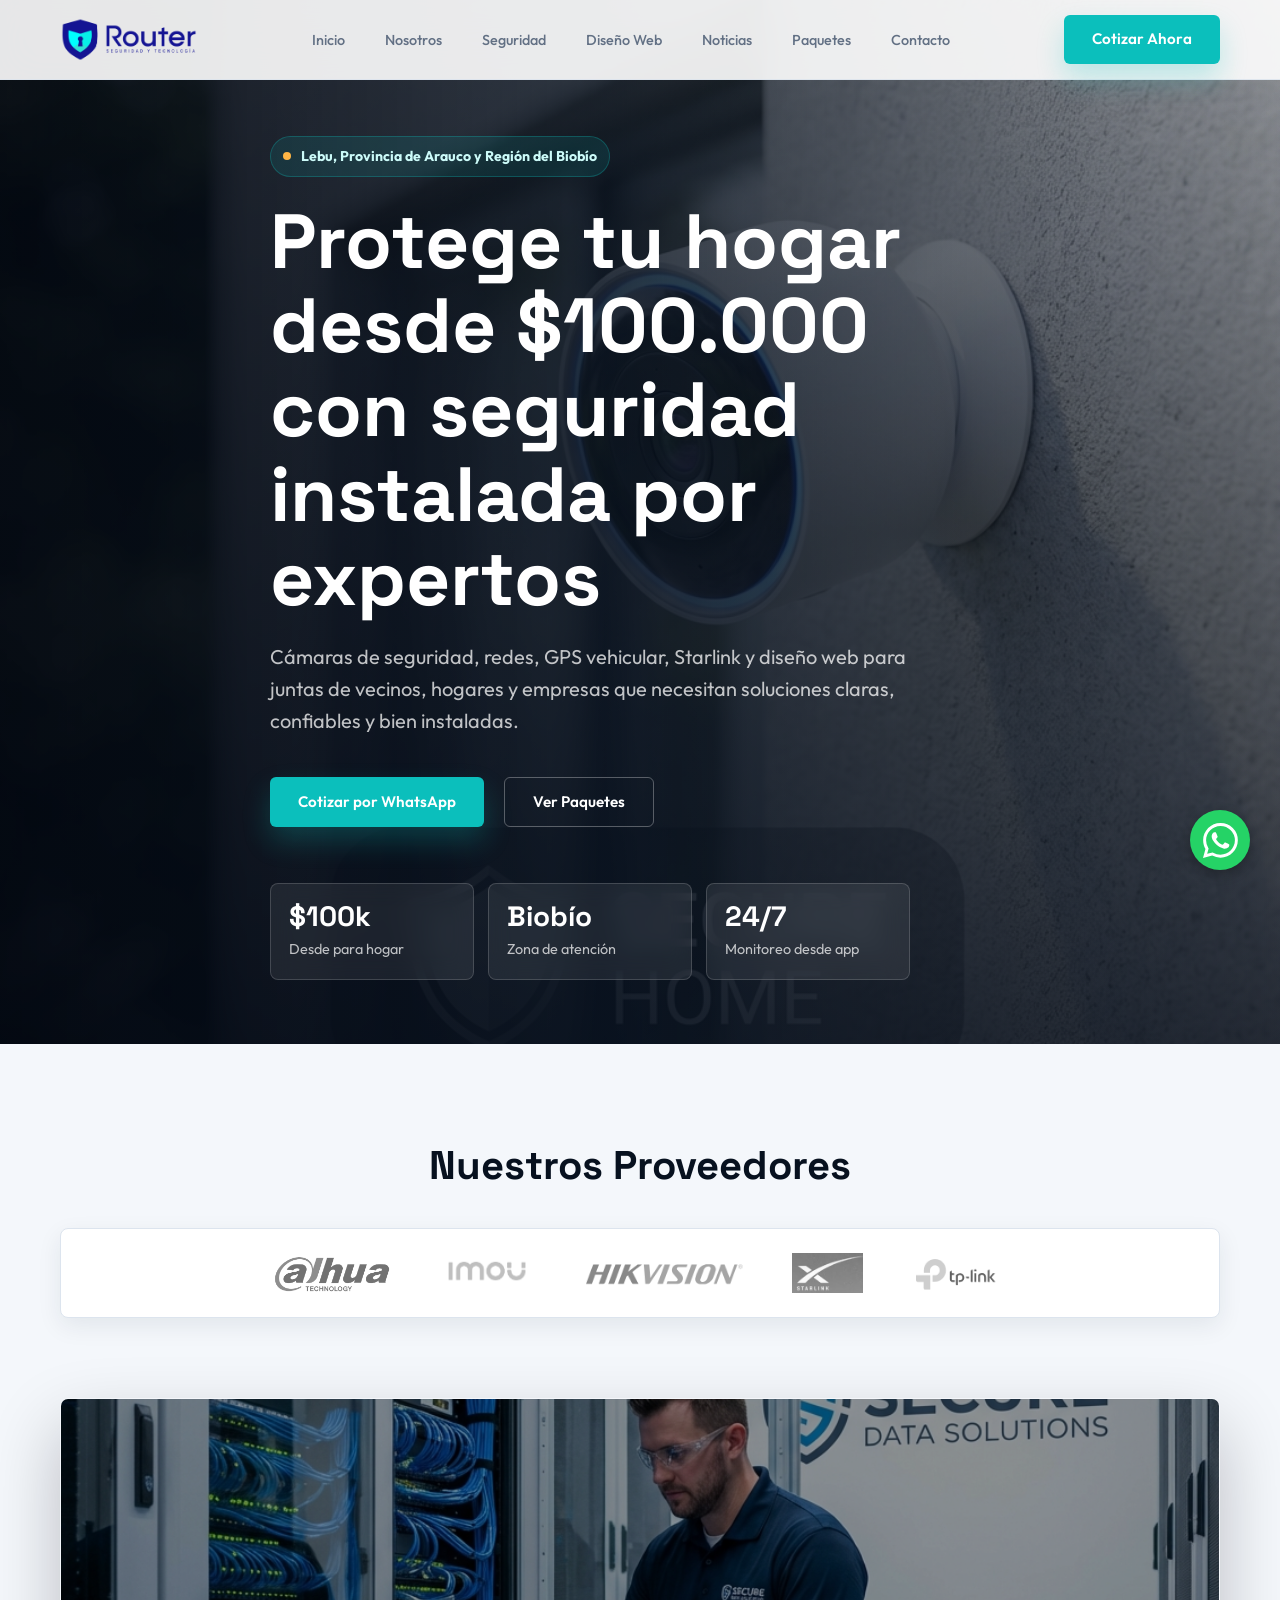
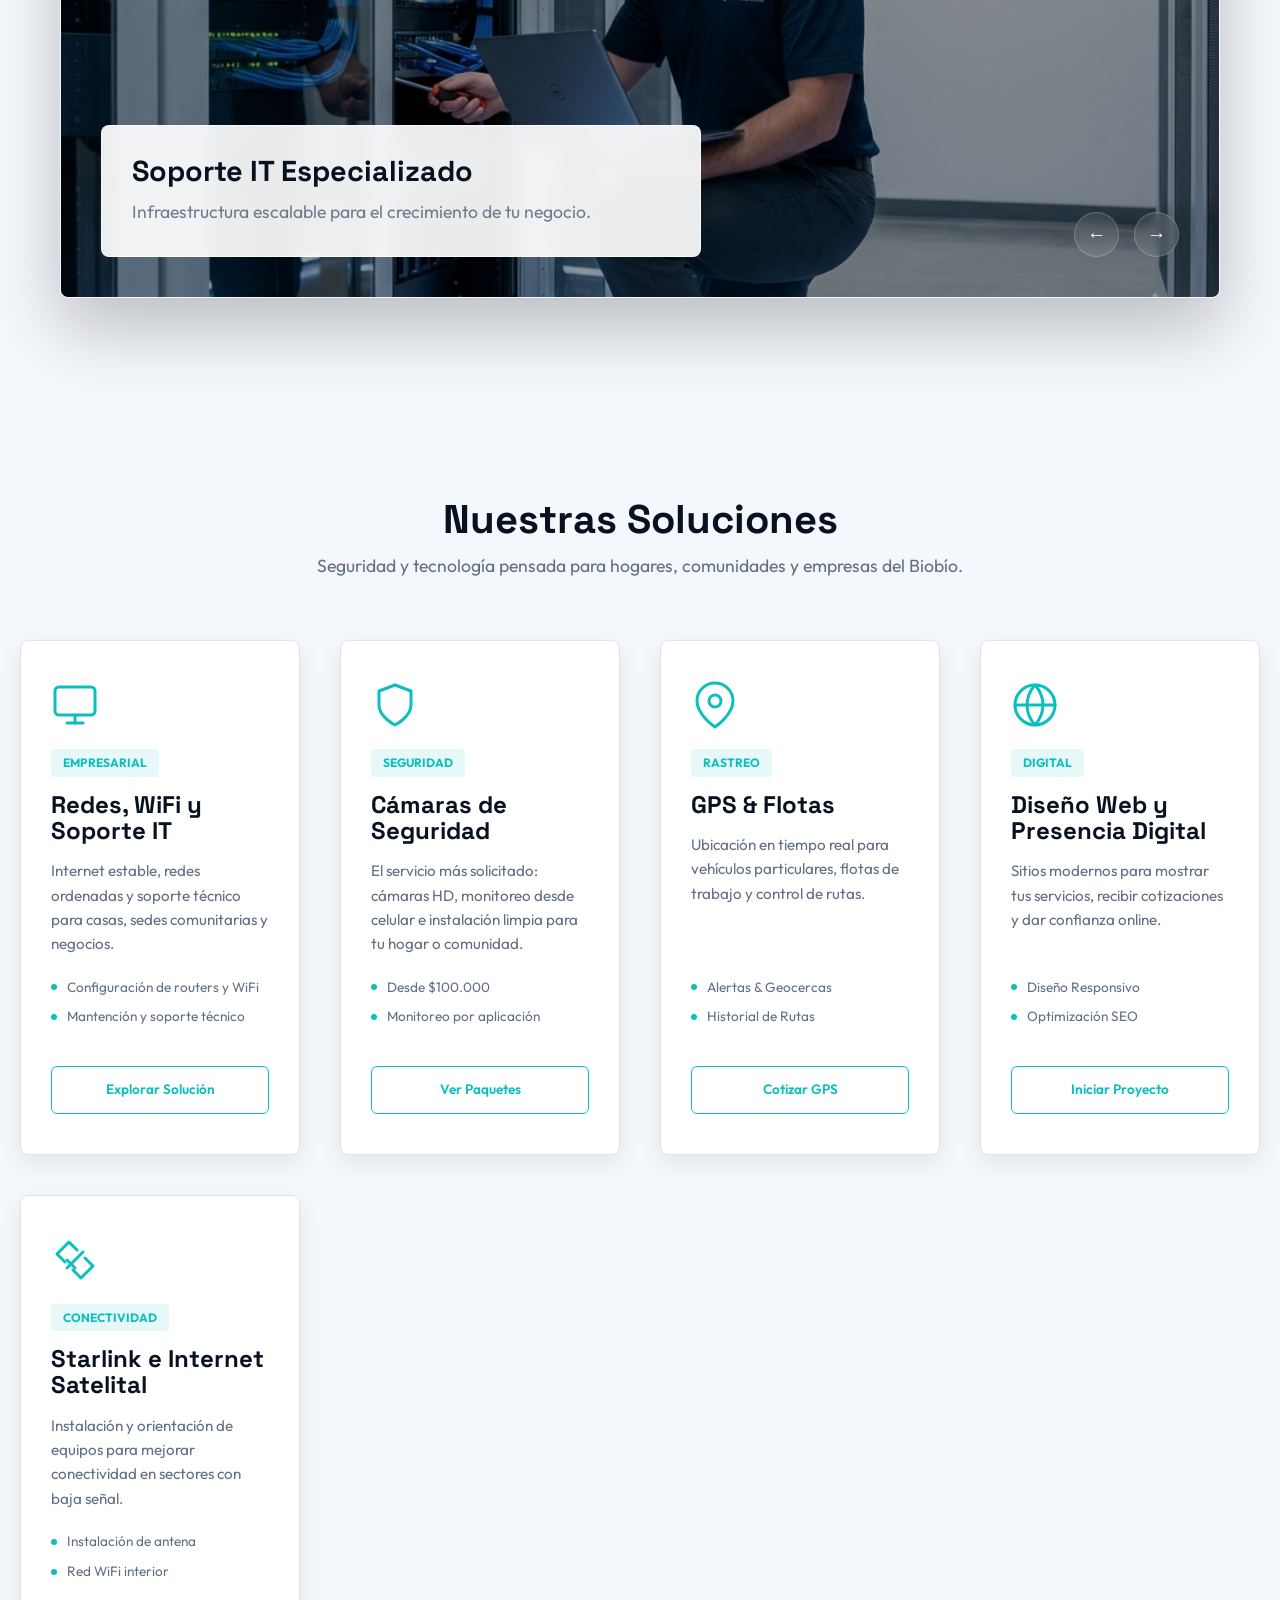
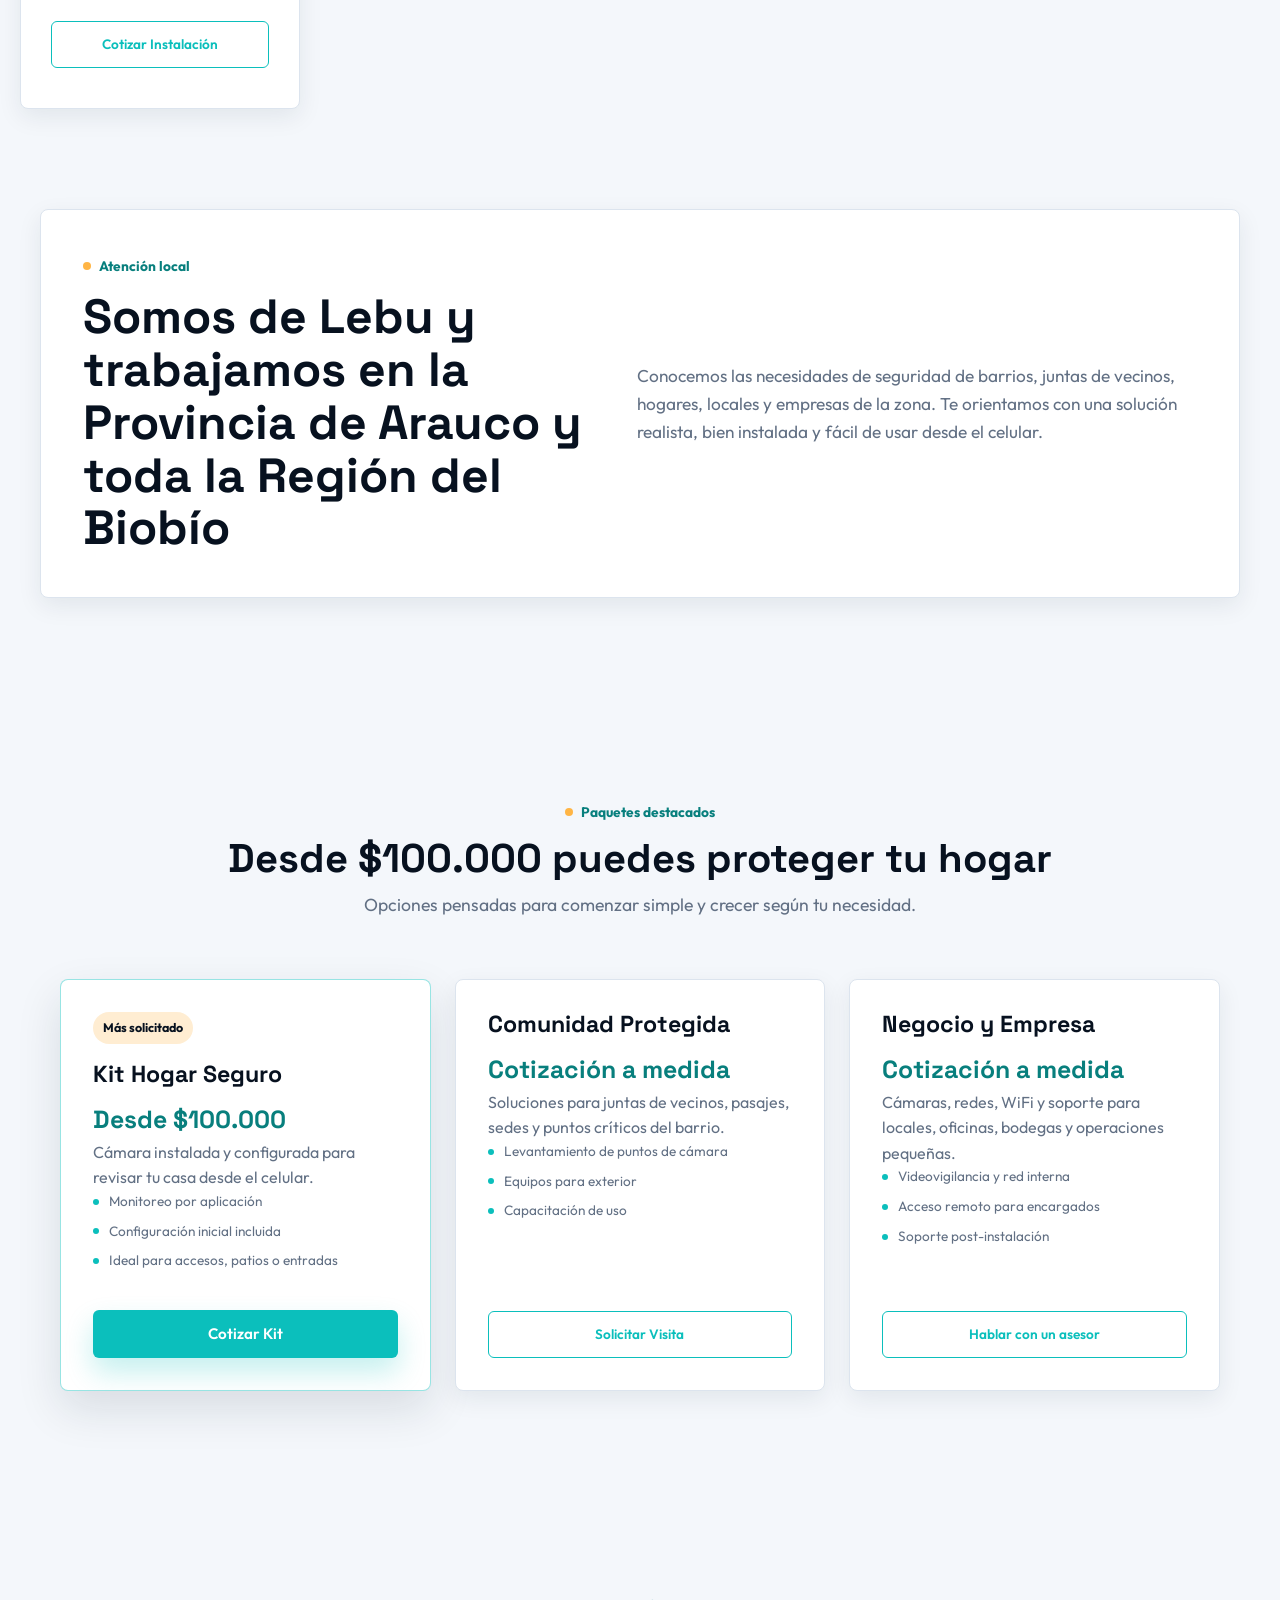
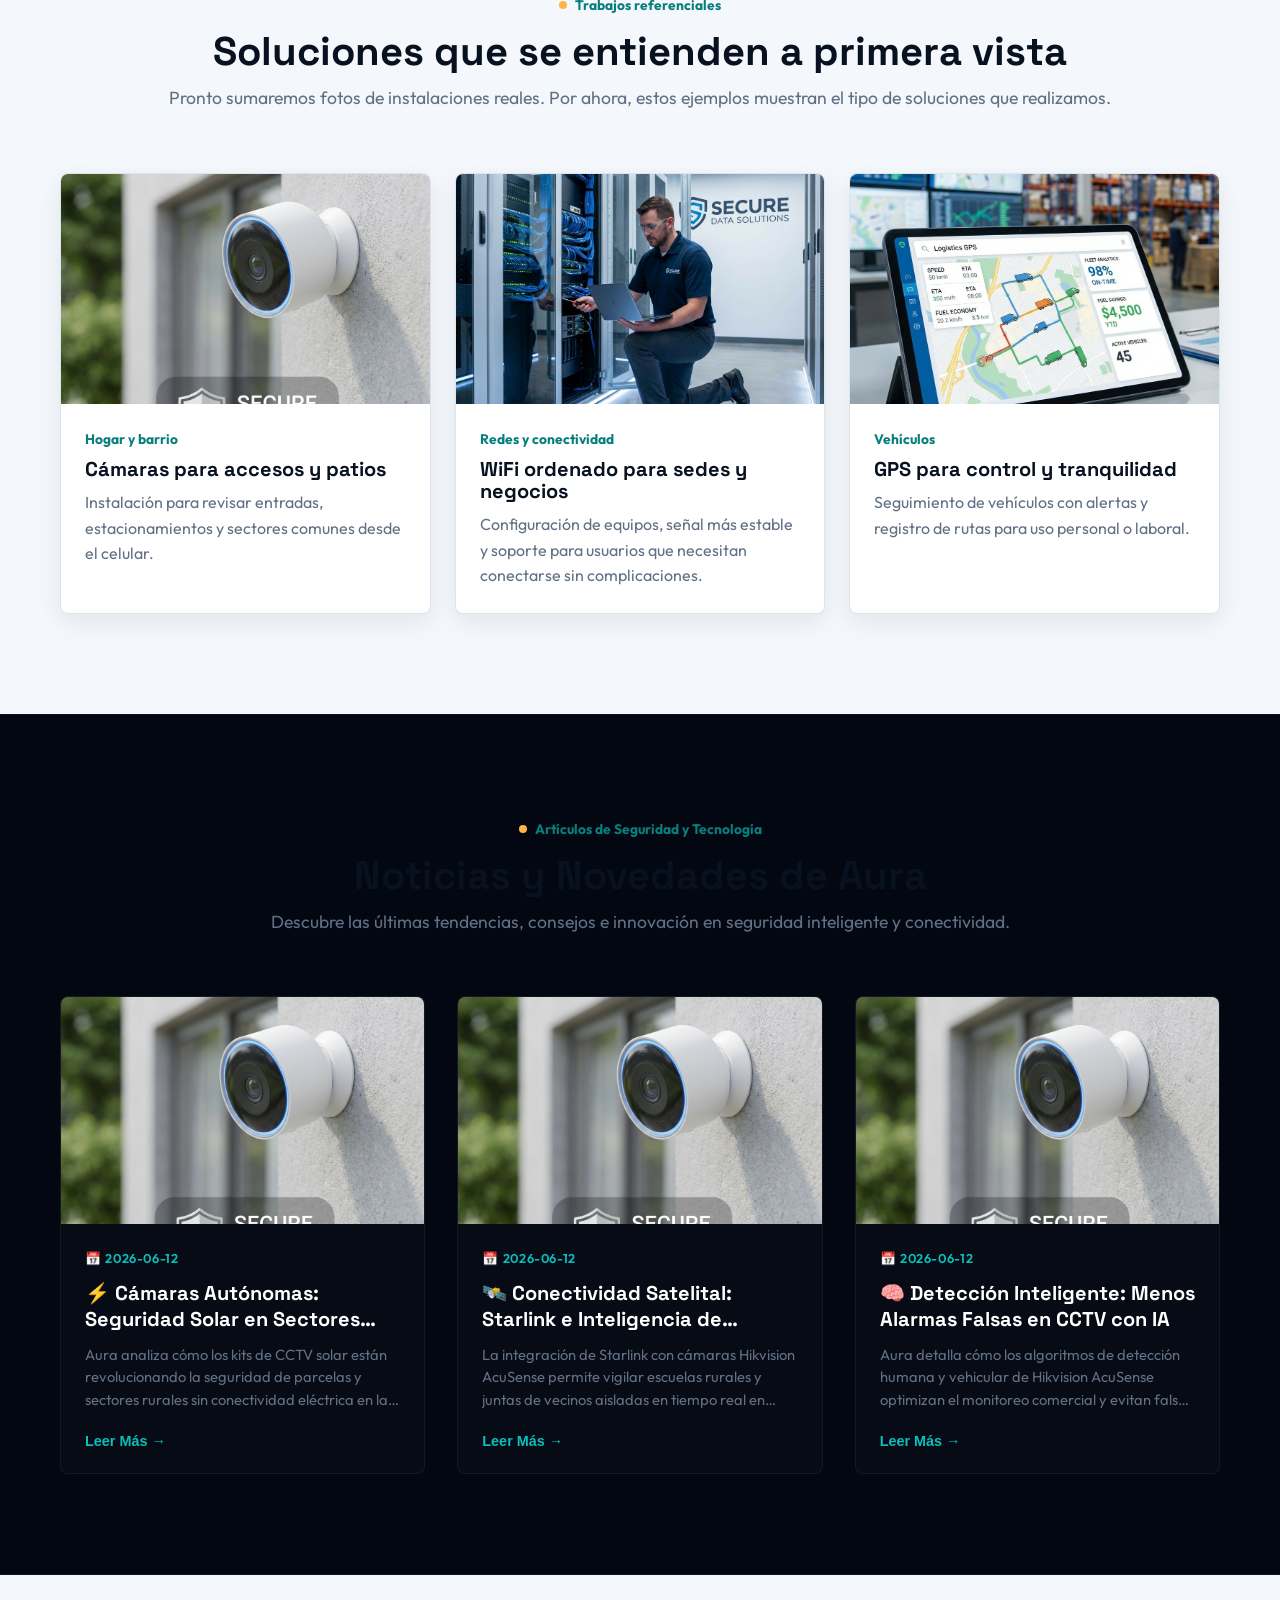
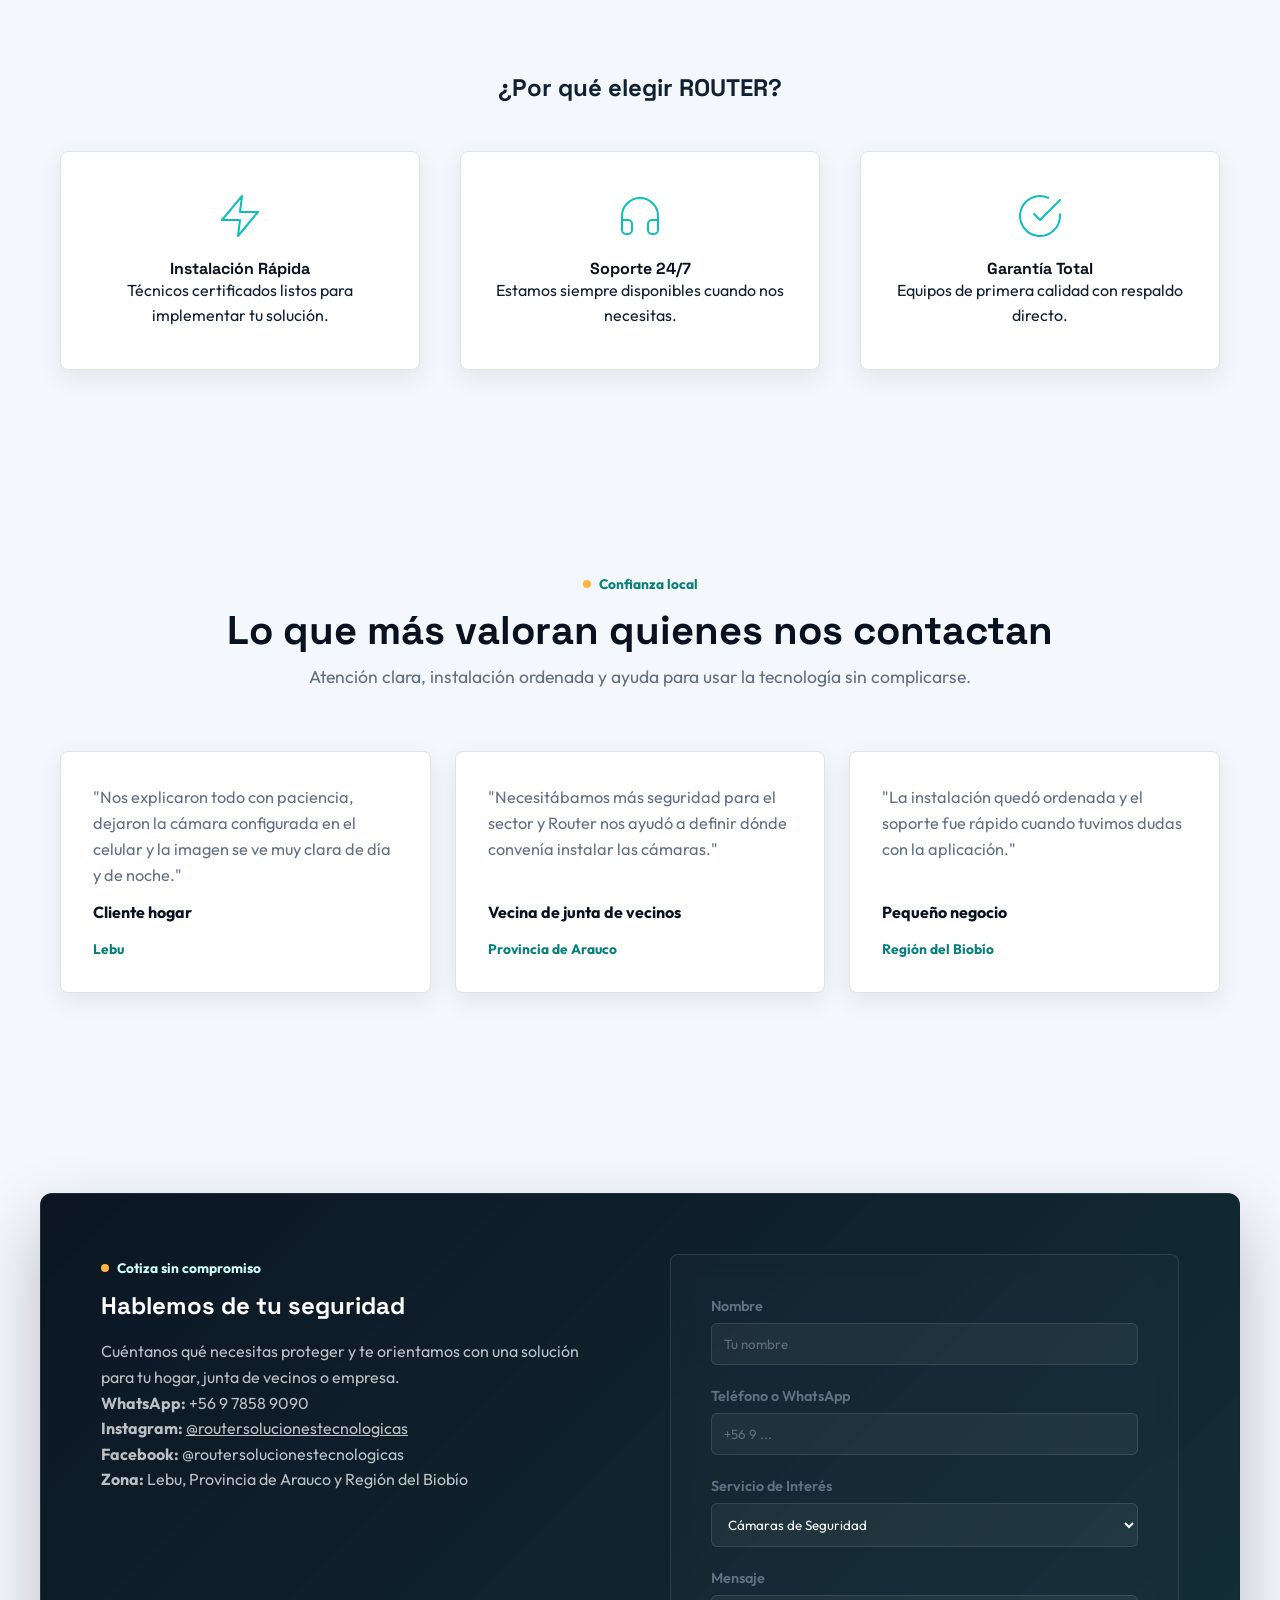
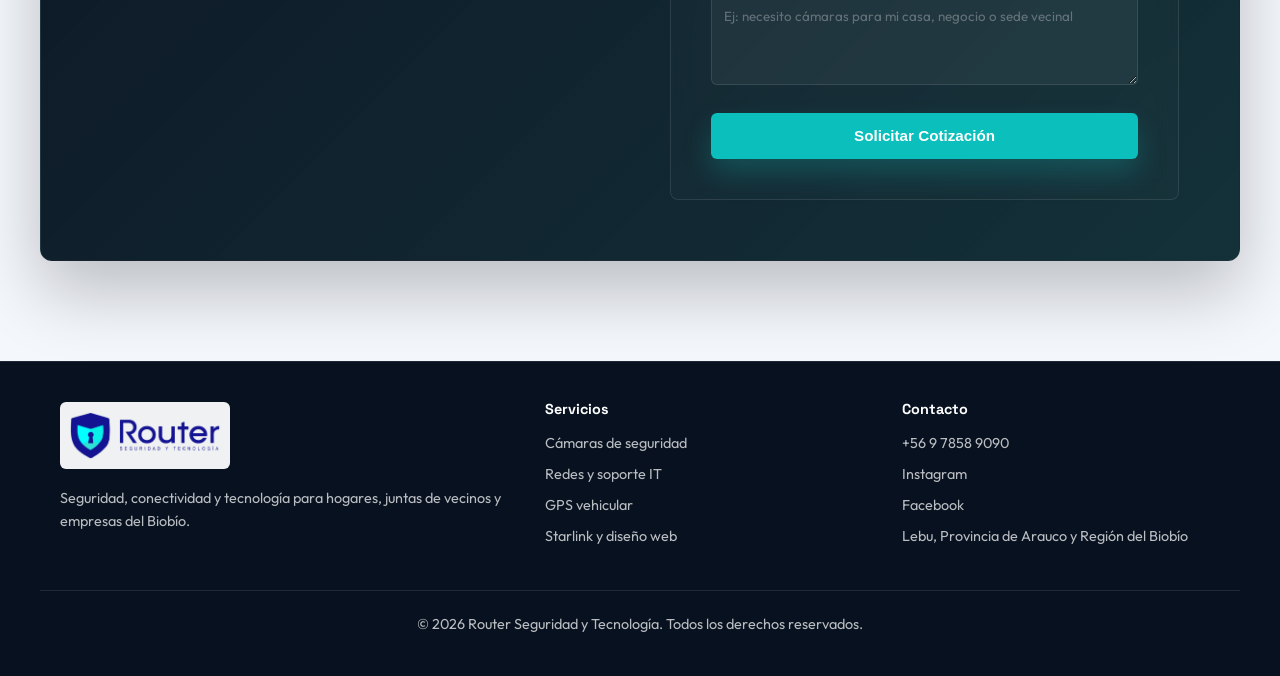
<file: index.html>
<!DOCTYPE html>
<html lang="es">

<head>
    <meta charset="UTF-8">
    <meta name="viewport" content="width=device-width, initial-scale=1.0">
    <title>Router Seguridad y Tecnología | Cámaras, Redes, GPS y Web en Biobío</title>
    <meta name="description"
        content="Instalación de cámaras de seguridad, redes, GPS vehicular, Starlink y diseño web en Lebu, Provincia de Arauco y Región del Biobío. Protege tu hogar desde $100.000.">

    <!-- Fonts -->
    <link rel="preconnect" href="https://fonts.googleapis.com">
    <link rel="preconnect" href="https://fonts.gstatic.com" crossorigin>
    <link
        href="https://fonts.googleapis.com/css2?family=Outfit:wght@300;400;600;700&family=Space+Grotesk:wght@300;400;500;600;700&display=swap"
        rel="stylesheet">

    <!-- Styles -->
    <link rel="stylesheet" href="css/styles.css">
</head>

<body>

    <!-- HEADER -->
    <header class="header" id="header">
        <div class="container header-container">
            <div class="logo">
                <a href="#">
                    <img src="assets/images/router-logo-original.png" alt="ROUTER Logo">
                </a>
            </div>

            <button class="mobile-toggle" aria-label="Abrir menú" aria-expanded="false">
                <span class="bar"></span>
                <span class="bar"></span>
                <span class="bar"></span>
            </button>

            <nav class="nav">
                <ul class="nav-list">
                    <li><a href="index.html">Inicio</a></li>
                    <li><a href="nosotros.html">Nosotros</a></li>
                    <li><a href="seguridad.html">Seguridad</a></li>
                    <li><a href="web.html">Diseño Web</a></li>
                    <li><a href="#noticias">Noticias</a></li>
                    <li><a href="#paquetes">Paquetes</a></li>
                    <li><a href="#contacto">Contacto</a></li>
                </ul>
            </nav>
            <a href="#contacto" class="btn btn-primary btn-header-cta">Cotizar Ahora</a>
        </div>
    </header>

    <!-- HERO SECTION -->
    <section class="hero" id="hero">
        <div class="hero-slider">
            <div class="hero-slide active" style="background-image: url('assets/images/security-camera.png');"></div>
            <div class="hero-slide" style="background-image: url('assets/images/hero_gps.png');"></div>
            <div class="hero-slide" style="background-image: url('assets/images/web-design.png');"></div>
        </div>
        <div class="hero-overlay"></div>
        <div class="container hero-content">
            <span class="hero-kicker">Lebu, Provincia de Arauco y Región del Biobío</span>
            <h1>Protege tu hogar desde $100.000 con seguridad instalada por expertos</h1>
            <p>Cámaras de seguridad, redes, GPS vehicular, Starlink y diseño web para juntas de vecinos, hogares y
                empresas que necesitan soluciones claras, confiables y bien instaladas.</p>
            <div class="hero-cta">
                <a href="https://wa.me/56978589090" class="btn btn-primary" target="_blank">Cotizar por WhatsApp</a>
                <a href="#paquetes" class="btn btn-outline">Ver Paquetes</a>
            </div>
            <div class="hero-metrics" aria-label="Diferenciales de ROUTER">
                <div>
                    <strong>$100k</strong>
                    <span>Desde para hogar</span>
                </div>
                <div>
                    <strong>Biobío</strong>
                    <span>Zona de atención</span>
                </div>
                <div>
                    <strong>24/7</strong>
                    <span>Monitoreo desde app</span>
                </div>
            </div>
        </div>
    </section>

    <!-- MAIN MAIN - Will be filled in next steps -->
    <main>

        <!-- PROVIDERS SECTION -->
        <section class="section providers-section">
            <div class="container text-center">
                <h2 class="section-title text-center">Nuestros Proveedores</h2>
                <div class="providers-wrapper">
                    <img src="assets/images/dahua.png" alt="Dahua Technology">
                    <img src="assets/images/imou.png" alt="Imou">
                    <img src="assets/images/hikvision.png" alt="Hikvision">
                    <img src="assets/images/starlink.png" alt="Starlink">
                    <img src="assets/images/tplink.png" alt="TP-Link">
                </div>
            </div>
        </section>

        <!-- SERVICES SHOWCASE CAROUSEL -->
        <section class="section showcase-section">
            <div class="container">
                <div class="showcase-container">
                    <div class="showcase-carousel" id="servicesCarousel">
                        <div class="showcase-slide active">
                            <img src="assets/images/it-solutions.png" alt="Soluciones Informáticas">
                            <div class="showcase-content">
                                <h3>Soporte IT Especializado</h3>
                                <p>Infraestructura escalable para el crecimiento de tu negocio.</p>
                            </div>
                        </div>
                        <div class="showcase-slide">
                            <img src="assets/images/security-camera.png" alt="Seguridad">
                            <div class="showcase-content">
                                <h3>Vigilancia Inteligente</h3>
                                <p>Monitoreo en tiempo real con inteligencia artificial.</p>
                            </div>
                        </div>
                        <div class="showcase-slide">
                            <img src="assets/images/gps-tracking.png" alt="GPS">
                            <div class="showcase-content">
                                <h3>Control de Flotas</h3>
                                <p>Logística y seguridad en cada kilómetro.</p>
                            </div>
                        </div>
                        <div class="showcase-slide">
                            <img src="assets/images/web-design.png" alt="Diseño Web">
                            <div class="showcase-content">
                                <h3>Tu Marca en el Mundo Digital</h3>
                                <p>Interfaces modernas que convierten usuarios en clientes.</p>
                            </div>
                        </div>
                    </div>

                    <div class="carousel-nav">
                        <button class="carousel-btn prev" aria-label="Anterior">&larr;</button>
                        <button class="carousel-btn next" aria-label="Siguiente">&rarr;</button>
                    </div>
                </div>
            </div>
        </section>

        <!-- SERVICES GRID -->
        <section class="section" id="soluciones">
            <div class="container container-wide">
                <div class="section-header text-center">
                    <h2 class="section-title">Nuestras Soluciones</h2>
                    <p class="section-subtitle">Seguridad y tecnología pensada para hogares, comunidades y empresas del
                        Biobío.</p>
                </div>

                <div class="services-modern-grid">
                    <!-- Card 1: IT Solutions -->
                    <div class="service-card modern">
                        <div class="service-card-icon">
                            <!-- Computer Icon -->
                            <svg xmlns="http://www.w3.org/2000/svg" viewBox="0 0 24 24" fill="none"
                                stroke="currentColor" stroke-linecap="round" stroke-linejoin="round">
                                <rect x="2" y="3" width="20" height="14" rx="2" ry="2"></rect>
                                <line x1="8" y1="21" x2="16" y2="21"></line>
                                <line x1="12" y1="17" x2="12" y2="21"></line>
                            </svg>
                        </div>
                        <div class="service-card-badge">Empresarial</div>
                        <h3>Redes, WiFi y Soporte IT</h3>
                        <p>Internet estable, redes ordenadas y soporte técnico para casas, sedes comunitarias y
                            negocios.</p>
                        <ul class="service-card-list">
                            <li>Configuración de routers y WiFi</li>
                            <li>Mantención y soporte técnico</li>
                        </ul>
                        <a href="#contacto" class="btn btn-card-cta">Explorar Solución</a>
                    </div>

                    <!-- Card 2: Security -->
                    <div class="service-card modern">
                        <div class="service-card-icon">
                            <!-- Shield Icon -->
                            <svg xmlns="http://www.w3.org/2000/svg" viewBox="0 0 24 24" fill="none"
                                stroke="currentColor" stroke-linecap="round" stroke-linejoin="round">
                                <path d="M12 22s8-4 8-10V5l-8-3-8 3v7c0 6 8 10 8 10z"></path>
                            </svg>
                        </div>
                        <div class="service-card-badge">Seguridad</div>
                        <h3>Cámaras de Seguridad</h3>
                        <p>El servicio más solicitado: cámaras HD, monitoreo desde celular e instalación limpia para tu
                            hogar o comunidad.</p>
                        <ul class="service-card-list">
                            <li>Desde $100.000</li>
                            <li>Monitoreo por aplicación</li>
                        </ul>
                        <a href="#contacto" class="btn btn-card-cta">Ver Paquetes</a>
                    </div>

                    <!-- Card 3: GPS -->
                    <div class="service-card modern">
                        <div class="service-card-icon">
                            <!-- Map Pin Icon -->
                            <svg xmlns="http://www.w3.org/2000/svg" viewBox="0 0 24 24" fill="none"
                                stroke="currentColor" stroke-linecap="round" stroke-linejoin="round">
                                <path d="M21 10c0 7-9 13-9 13s-9-6-9-13a9 9 0 0 1 18 0z"></path>
                                <circle cx="12" cy="10" r="3"></circle>
                            </svg>
                        </div>
                        <div class="service-card-badge">Rastreo</div>
                        <h3>GPS & Flotas</h3>
                        <p>Ubicación en tiempo real para vehículos particulares, flotas de trabajo y control de rutas.
                        </p>
                        <ul class="service-card-list">
                            <li>Alertas & Geocercas</li>
                            <li>Historial de Rutas</li>
                        </ul>
                        <a href="#contacto" class="btn btn-card-cta">Cotizar GPS</a>
                    </div>

                    <!-- Card 4: Web Design -->
                    <div class="service-card modern">
                        <div class="service-card-icon">
                            <!-- Globe Icon -->
                            <svg xmlns="http://www.w3.org/2000/svg" viewBox="0 0 24 24" fill="none"
                                stroke="currentColor" stroke-linecap="round" stroke-linejoin="round">
                                <circle cx="12" cy="12" r="10"></circle>
                                <line x1="2" y1="12" x2="22" y2="12"></line>
                                <path
                                    d="M12 2a15.3 15.3 0 0 1 4 10 15.3 15.3 0 0 1-4 10 15.3 15.3 0 0 1-4-10 15.3 15.3 0 0 1 4-10z">
                                </path>
                            </svg>
                        </div>
                        <div class="service-card-badge">Digital</div>
                        <h3>Diseño Web y Presencia Digital</h3>
                        <p>Sitios modernos para mostrar tus servicios, recibir cotizaciones y dar confianza online.</p>
                        <ul class="service-card-list">
                            <li>Diseño Responsivo</li>
                            <li>Optimización SEO</li>
                        </ul>
                        <a href="#contacto" class="btn btn-card-cta">Iniciar Proyecto</a>
                    </div>

                    <!-- Card 5: Starlink -->
                    <div class="service-card modern">
                        <div class="service-card-icon">
                            <!-- Satellite Icon -->
                            <svg xmlns="http://www.w3.org/2000/svg" viewBox="0 0 24 24" fill="none"
                                stroke="currentColor" stroke-linecap="round" stroke-linejoin="round">
                                <path d="M13 7 9 3 3 9l4 4"></path>
                                <path d="m17 11 4 4-6 6-4-4"></path>
                                <path d="m8 12 4 4"></path>
                                <path d="m16 8-8 8"></path>
                            </svg>
                        </div>
                        <div class="service-card-badge">Conectividad</div>
                        <h3>Starlink e Internet Satelital</h3>
                        <p>Instalación y orientación de equipos para mejorar conectividad en sectores con baja señal.
                        </p>
                        <ul class="service-card-list">
                            <li>Instalación de antena</li>
                            <li>Red WiFi interior</li>
                        </ul>
                        <a href="#contacto" class="btn btn-card-cta">Cotizar Instalación</a>
                    </div>
                </div>
            </div>
        </section>

        <!-- SERVICE AREA -->
        <section class="section service-area-section">
            <div class="container service-area">
                <div>
                    <span class="section-eyebrow">Atención local</span>
                    <h2>Somos de Lebu y trabajamos en la Provincia de Arauco y toda la Región del Biobío</h2>
                </div>
                <p>Conocemos las necesidades de seguridad de barrios, juntas de vecinos, hogares, locales y empresas de
                    la zona. Te orientamos con una solución realista, bien instalada y fácil de usar desde el celular.
                </p>
            </div>
        </section>

        <!-- PACKAGES -->
        <section class="section packages-section" id="paquetes">
            <div class="container">
                <div class="section-header text-center">
                    <span class="section-eyebrow">Paquetes destacados</span>
                    <h2 class="section-title">Desde $100.000 puedes proteger tu hogar</h2>
                    <p class="section-subtitle">Opciones pensadas para comenzar simple y crecer según tu necesidad.</p>
                </div>

                <div class="packages-grid">
                    <article class="package-card package-featured">
                        <div class="package-label">Más solicitado</div>
                        <h3>Kit Hogar Seguro</h3>
                        <p class="package-price">Desde $100.000</p>
                        <p>Cámara instalada y configurada para revisar tu casa desde el celular.</p>
                        <ul class="service-card-list">
                            <li>Monitoreo por aplicación</li>
                            <li>Configuración inicial incluida</li>
                            <li>Ideal para accesos, patios o entradas</li>
                        </ul>
                        <a href="https://wa.me/56978589090" class="btn btn-primary" target="_blank">Cotizar Kit</a>
                    </article>

                    <article class="package-card">
                        <h3>Comunidad Protegida</h3>
                        <p class="package-price">Cotización a medida</p>
                        <p>Soluciones para juntas de vecinos, pasajes, sedes y puntos críticos del barrio.</p>
                        <ul class="service-card-list">
                            <li>Levantamiento de puntos de cámara</li>
                            <li>Equipos para exterior</li>
                            <li>Capacitación de uso</li>
                        </ul>
                        <a href="#contacto" class="btn btn-card-cta">Solicitar Visita</a>
                    </article>

                    <article class="package-card">
                        <h3>Negocio y Empresa</h3>
                        <p class="package-price">Cotización a medida</p>
                        <p>Cámaras, redes, WiFi y soporte para locales, oficinas, bodegas y operaciones pequeñas.</p>
                        <ul class="service-card-list">
                            <li>Videovigilancia y red interna</li>
                            <li>Acceso remoto para encargados</li>
                            <li>Soporte post-instalación</li>
                        </ul>
                        <a href="#contacto" class="btn btn-card-cta">Hablar con un asesor</a>
                    </article>
                </div>
            </div>
        </section>

        <!-- CASES -->
        <section class="section cases-section">
            <div class="container">
                <div class="section-header text-center">
                    <span class="section-eyebrow">Trabajos referenciales</span>
                    <h2 class="section-title">Soluciones que se entienden a primera vista</h2>
                    <p class="section-subtitle">Pronto sumaremos fotos de instalaciones reales. Por ahora, estos
                        ejemplos muestran el tipo de soluciones que realizamos.</p>
                </div>

                <div class="cases-grid">
                    <article class="case-card">
                        <img src="assets/images/security-camera.png" alt="Instalación de cámara de seguridad exterior">
                        <div>
                            <span>Hogar y barrio</span>
                            <h3>Cámaras para accesos y patios</h3>
                            <p>Instalación para revisar entradas, estacionamientos y sectores comunes desde el celular.
                            </p>
                        </div>
                    </article>
                    <article class="case-card">
                        <img src="assets/images/it-solutions.png" alt="Configuración de redes y WiFi">
                        <div>
                            <span>Redes y conectividad</span>
                            <h3>WiFi ordenado para sedes y negocios</h3>
                            <p>Configuración de equipos, señal más estable y soporte para usuarios que necesitan
                                conectarse sin complicaciones.</p>
                        </div>
                    </article>
                    <article class="case-card">
                        <img src="assets/images/gps-tracking.png" alt="GPS vehicular y control de rutas">
                        <div>
                            <span>Vehículos</span>
                            <h3>GPS para control y tranquilidad</h3>
                            <p>Seguimiento de vehículos con alertas y registro de rutas para uso personal o laboral.</p>
                        </div>
                    </article>
                </div>
            </div>
        </section>

        <!-- NOTICIAS SECTION -->
        <section class="section news-section" id="noticias">
            <div class="container">
                <div class="section-header text-center">
                    <span class="section-eyebrow">Artículos de Seguridad y Tecnología</span>
                    <h2 class="section-title">Noticias y Novedades de Aura</h2>
                    <p class="section-subtitle">Descubre las últimas tendencias, consejos e innovación en seguridad inteligente y conectividad.</p>
                </div>

                <div class="news-grid" id="publicNewsGrid">
                    <!-- Dynamic news cards will be loaded here -->
                </div>
            </div>
        </section>

        <!-- TRUST / TESTIMONIALS -->
        <section class="section trust-section">
            <div class="container text-center">
                <h2>¿Por qué elegir ROUTER?</h2>
                <div class="trust-grid">
                    <div class="trust-item">
                        <div class="trust-icon">
                            <!-- Zap Icon (Instalación Rápida) -->
                            <svg xmlns="http://www.w3.org/2000/svg" viewBox="0 0 24 24" fill="none"
                                stroke="currentColor" stroke-linecap="round" stroke-linejoin="round">
                                <polygon points="13 2 3 14 12 14 11 22 21 10 12 10 13 2"></polygon>
                            </svg>
                        </div>
                        <h4>Instalación Rápida</h4>
                        <p>Técnicos certificados listos para implementar tu solución.</p>
                    </div>
                    <div class="trust-item">
                        <div class="trust-icon">
                            <!-- Smile / Handshake alternative -> Headphones for Support -->
                            <svg xmlns="http://www.w3.org/2000/svg" viewBox="0 0 24 24" fill="none"
                                stroke="currentColor" stroke-linecap="round" stroke-linejoin="round">
                                <path d="M3 18v-6a9 9 0 0 1 18 0v6"></path>
                                <path
                                    d="M21 19a2 2 0 0 1-2 2h-1a2 2 0 0 1-2-2v-3a2 2 0 0 1 2-2h3zM3 19a2 2 0 0 0 2 2h1a2 2 0 0 0 2-2v-3a2 2 0 0 0-2-2H3z">
                                </path>
                            </svg>
                        </div>
                        <h4>Soporte 24/7</h4>
                        <p>Estamos siempre disponibles cuando nos necesitas.</p>
                    </div>
                    <div class="trust-item">
                        <div class="trust-icon">
                            <!-- Check Circle Icon -->
                            <svg xmlns="http://www.w3.org/2000/svg" viewBox="0 0 24 24" fill="none"
                                stroke="currentColor" stroke-linecap="round" stroke-linejoin="round">
                                <path d="M22 11.08V12a10 10 0 1 1-5.93-9.14"></path>
                                <polyline points="22 4 12 14.01 9 11.01"></polyline>
                            </svg>
                        </div>
                        <h4>Garantía Total</h4>
                        <p>Equipos de primera calidad con respaldo directo.</p>
                    </div>
                </div>
            </div>
        </section>

        <!-- TESTIMONIALS -->
        <section class="section testimonials-section">
            <div class="container">
                <div class="section-header text-center">
                    <span class="section-eyebrow">Confianza local</span>
                    <h2 class="section-title">Lo que más valoran quienes nos contactan</h2>
                    <p class="section-subtitle">Atención clara, instalación ordenada y ayuda para usar la tecnología sin
                        complicarse.</p>
                </div>

                <div class="testimonials-grid">
                    <article class="testimonial-card">
                        <p>"Nos explicaron todo con paciencia, dejaron la cámara configurada en el celular y la imagen
                            se ve muy clara de día y de noche."</p>
                        <strong>Cliente hogar</strong>
                        <span>Lebu</span>
                    </article>
                    <article class="testimonial-card">
                        <p>"Necesitábamos más seguridad para el sector y Router nos ayudó a definir dónde convenía
                            instalar las cámaras."</p>
                        <strong>Vecina de junta de vecinos</strong>
                        <span>Provincia de Arauco</span>
                    </article>
                    <article class="testimonial-card">
                        <p>"La instalación quedó ordenada y el soporte fue rápido cuando tuvimos dudas con la
                            aplicación."</p>
                        <strong>Pequeño negocio</strong>
                        <span>Región del Biobío</span>
                    </article>
                </div>
            </div>
        </section>

        <!-- CONTACT FORM -->
        <section class="section contact-section" id="contacto">
            <div class="container contact-container">
                <div class="contact-info">
                    <span class="section-eyebrow">Cotiza sin compromiso</span>
                    <h2>Hablemos de tu seguridad</h2>
                    <p>Cuéntanos qué necesitas proteger y te orientamos con una solución para tu hogar, junta de vecinos
                        o empresa.</p>
                <div class="contact-details">
                        <p><strong>WhatsApp:</strong> <a href="https://wa.me/56978589090" target="_blank">+56 9 7858
                                9090</a></p>
                        <p><strong>Instagram:</strong> <a
                                href="https://instagram.com/routersolucionestecnologicas/" target="_blank"
                                style="text-decoration: underline;">@routersolucionestecnologicas</a></p>
                        <p><strong>Facebook:</strong> @routersolucionestecnologicas</p>
                        <p><strong>Zona:</strong> Lebu, Provincia de Arauco y Región del Biobío</p>
                    </div>
                </div>
                <div class="contact-form-wrapper">
                    <form class="contact-form">
                        <div class="form-group">
                            <label for="name">Nombre</label>
                            <input type="text" id="name" required placeholder="Tu nombre">
                        </div>
                        <div class="form-group">
                            <label for="phone">Teléfono o WhatsApp</label>
                            <input type="tel" id="phone" required placeholder="+56 9 ...">
                        </div>
                        <div class="form-group">
                            <label for="service">Servicio de Interés</label>
                            <select id="service">
                                <option>Cámaras de Seguridad</option>
                                <option>Kit Hogar desde $100.000</option>
                                <option>Proyecto para Junta de Vecinos</option>
                                <option>Soluciones Informáticas</option>
                                <option>GPS Vehicular</option>
                                <option>Starlink / Internet Satelital</option>
                                <option>Diseño Web</option>
                                <option>Otro</option>
                            </select>
                        </div>
                        <div class="form-group">
                            <label for="message">Mensaje</label>
                            <textarea id="message" rows="4"
                                placeholder="Ej: necesito cámaras para mi casa, negocio o sede vecinal"></textarea>
                        </div>
                        <button type="submit" class="btn btn-primary btn-block">Solicitar Cotización</button>
                    </form>
                </div>
            </div>
        </section>

    </main>

    <!-- FOOTER -->
    <footer class="footer">
        <div class="container footer-grid">
            <div>
                <img src="assets/images/router-logo-original.png" alt="Router Seguridad y Tecnología"
                    class="footer-logo">
                <p>Seguridad, conectividad y tecnología para hogares, juntas de vecinos y empresas del Biobío.</p>
            </div>
            <div>
                <h4>Servicios</h4>
                <a href="#soluciones">Cámaras de seguridad</a>
                <a href="#soluciones">Redes y soporte IT</a>
                <a href="#soluciones">GPS vehicular</a>
                <a href="#soluciones">Starlink y diseño web</a>
            </div>
            <div>
                <h4>Contacto</h4>
                <a href="https://wa.me/56978589090" target="_blank">+56 9 7858 9090</a>
                <a href="https://instagram.com/routersolucionestecnologicas/" target="_blank">Instagram</a>
                <a href="https://facebook.com/routersolucionestecnologicas/" target="_blank">Facebook</a>
                <span>Lebu, Provincia de Arauco y Región del Biobío</span>
            </div>
        </div>
        <div class="container footer-bottom">
            <p>&copy; 2026 Router Seguridad y Tecnología. Todos los derechos reservados.</p>
        </div>
    </footer>

    <a href="https://wa.me/56978589090" class="whatsapp-float" target="_blank" aria-label="Chat en WhatsApp">
        <svg xmlns="http://www.w3.org/2000/svg" width="35" height="35" fill="currentColor" viewBox="0 0 16 16">
            <path
                d="M13.601 2.326A7.854 7.854 0 0 0 7.994 0C3.627 0 .068 3.558.064 7.926c0 1.399.366 2.76 1.057 3.965L0 16l4.204-1.102a7.933 7.933 0 0 0 3.79.965h.004c4.368 0 7.926-3.558 7.93-7.93A7.898 7.898 0 0 0 13.6 2.326zM7.994 14.521a6.573 6.573 0 0 1-3.356-.92l-.24-.144-2.494.654.666-2.433-.156-.251a6.56 6.56 0 0 1-1.007-3.505c0-3.626 2.957-6.584 6.591-6.584a6.56 6.56 0 0 1 4.66 1.931 6.557 6.557 0 0 1 1.928 4.66c-.004 3.639-2.961 6.592-6.592 6.592zm3.615-4.934c-.197-.099-1.17-.578-1.353-.646-.182-.065-.315-.099-.445.099-.133.197-.513.646-.627.775-.114.133-.232.148-.43.05-.197-.1-.836-.308-1.592-.985-.59-.525-.985-1.175-1.103-1.372-.114-.198-.011-.304.088-.403.087-.088.197-.232.296-.346.1-.114.133-.198.198-.33.065-.134.034-.248-.015-.347-.05-.099-.445-1.076-.612-1.47-.16-.389-.323-.335-.445-.34-.114-.007-.247-.007-.38-.007a.729.729 0 0 0-.529.247c-.182.198-.691.677-.691 1.654 0 .977.71 1.916.81 2.049.098.133 1.394 2.132 3.383 2.992.47.205.84.326 1.129.418.475.152.904.129 1.246.08.38-.058 1.171-.48 1.338-.943.164-.464.164-.86.114-.943-.049-.084-.182-.133-.38-.232z" />
        </svg>
    </a>

    <!-- NOTICIA DETAIL MODAL -->
    <div class="news-modal" id="newsDetailModal">
        <div class="news-modal-overlay" onclick="closeNewsModal()"></div>
        <div class="news-modal-container">
            <button class="news-modal-close" onclick="closeNewsModal()" aria-label="Cerrar modal">&times;</button>
            <div class="news-modal-body" id="newsModalBody">
                <!-- Dynamically filled news details -->
            </div>
        </div>
    </div>

    <script src="js/news-data.js"></script>
    <script src="js/main.js"></script>
</body>

</html>
</file>
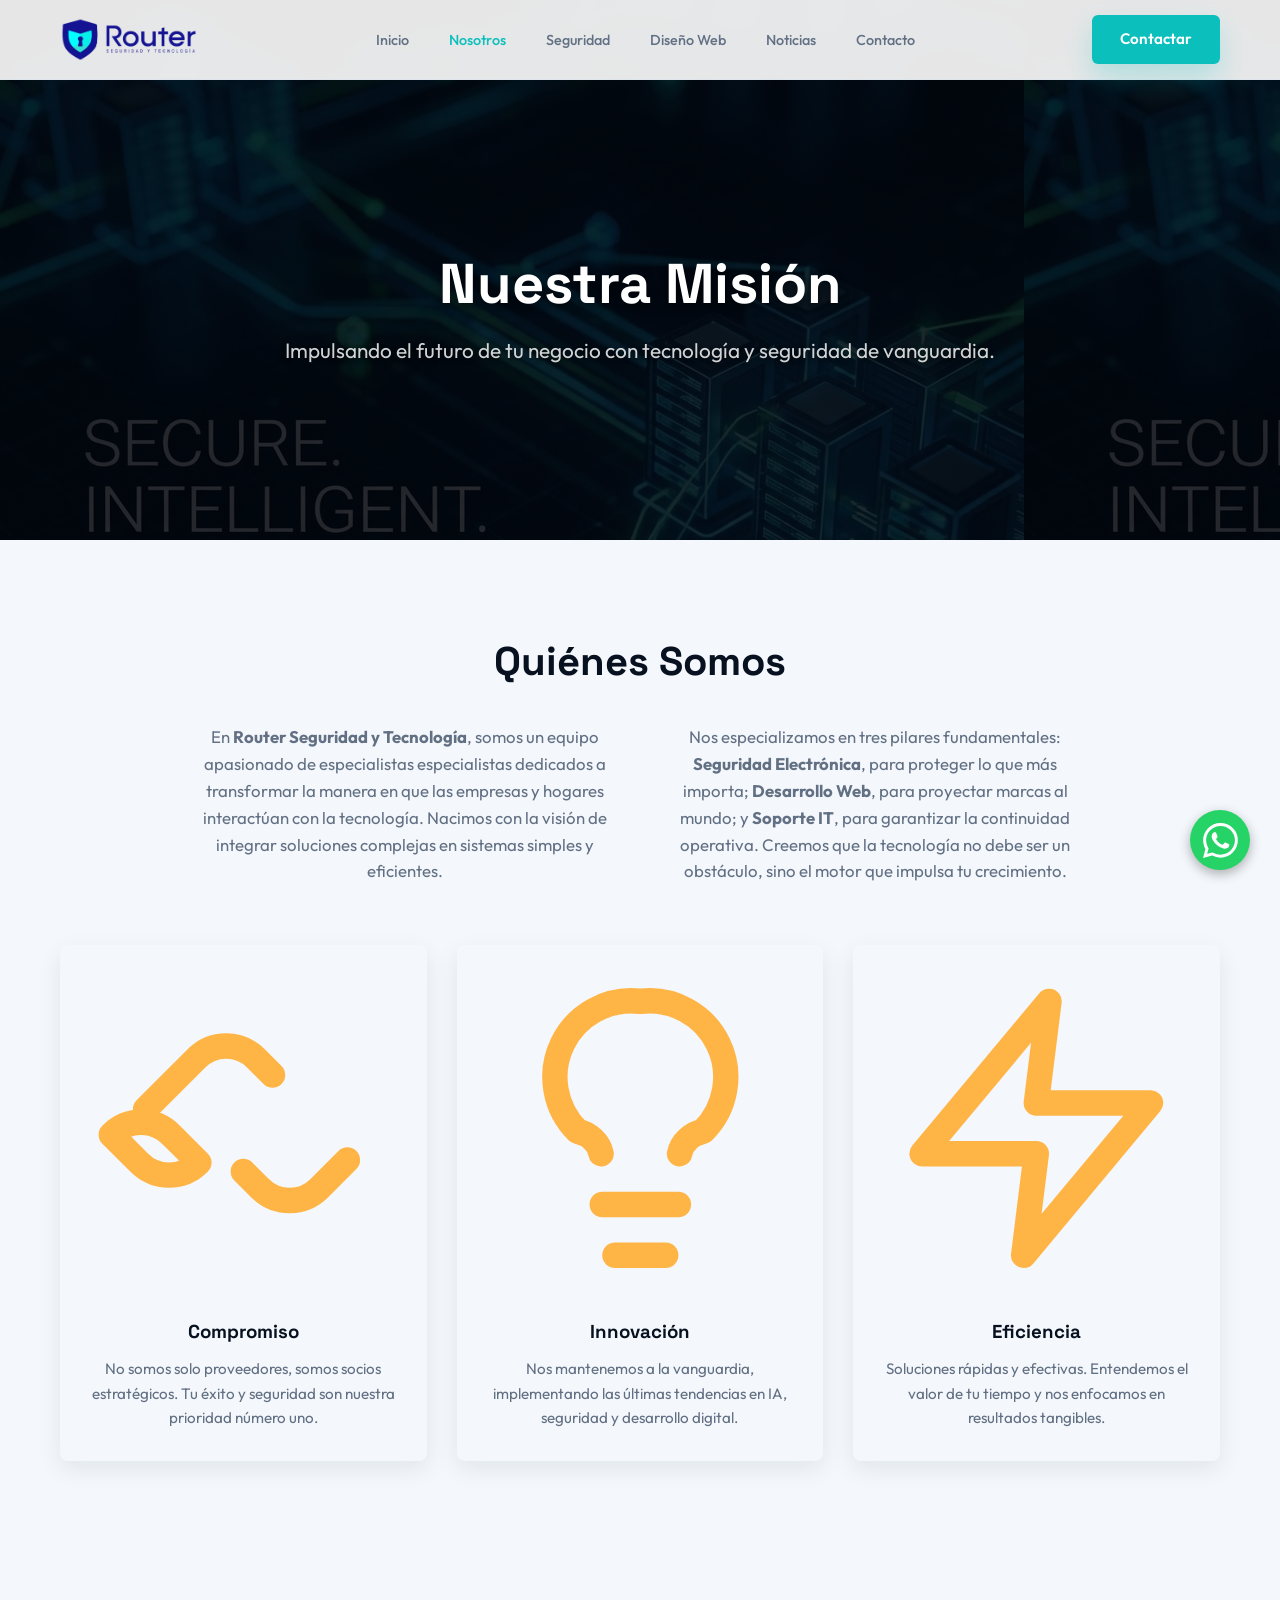
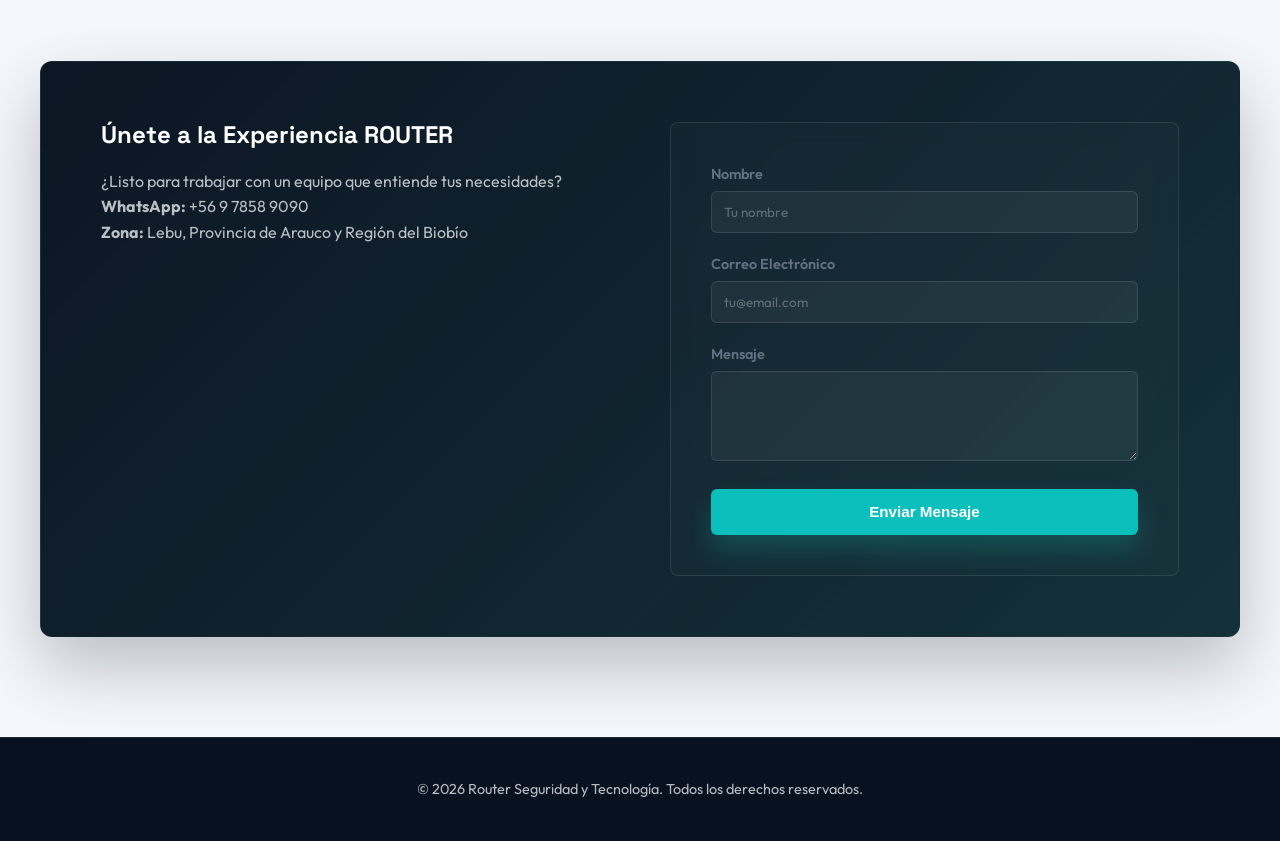
<file: nosotros.html>
<!DOCTYPE html>
<html lang="es">

<head>
    <meta charset="UTF-8">
    <meta name="viewport" content="width=device-width, initial-scale=1.0">
    <title>Sobre Nosotros | Router Seguridad y Tecnología</title>
    <meta name="description"
        content="Conoce a Router Seguridad y Tecnología, especialistas en cámaras de seguridad, redes, GPS y soluciones digitales en Lebu, Arauco y Biobío.">

    <!-- Fonts -->
    <link rel="preconnect" href="https://fonts.googleapis.com">
    <link rel="preconnect" href="https://fonts.gstatic.com" crossorigin>
    <link href="https://fonts.googleapis.com/css2?family=Outfit:wght@300;400;600;700&family=Space+Grotesk:wght@300;400;500;600;700&display=swap"
        rel="stylesheet">

    <!-- Styles -->
    <link rel="stylesheet" href="css/styles.css">
    <style>
        .about-text-cols {
            column-count: 2;
            column-gap: 40px;
            margin-top: 40px;
            color: var(--color-text-grey);
            font-size: 1.05rem;
        }

        @media (max-width: 768px) {
            .about-text-cols {
                column-count: 1;
            }
        }

        .values-grid {
            display: grid;
            grid-template-columns: repeat(auto-fit, minmax(250px, 1fr));
            gap: 30px;
            margin-top: 50px;
        }

        .value-card {
            background: rgba(255, 255, 255, 0.03);
            padding: 30px;
            border-radius: var(--border-radius);
            border: 1px solid rgba(255, 255, 255, 0.05);
            text-align: center;
        }

        .value-card h3 {
            color: var(--color-primary);
            margin-bottom: 15px;
        }

        .value-card p {
            color: var(--color-text-grey);
            font-size: 0.95rem;
        }

        .value-icon {
            font-size: 3rem;
            margin-bottom: 20px;
            color: var(--color-secondary);
        }
    </style>
</head>

<body>

    <!-- HEADER -->
    <header class="header" id="header">
        <div class="container header-container">
            <div class="logo">
                <a href="index.html">
                    <img src="assets/images/router-logo-original.png" alt="ROUTER Logo">
                </a>
            </div>

            <button class="mobile-toggle" aria-label="Abrir menú" aria-expanded="false">
                <span class="bar"></span>
                <span class="bar"></span>
                <span class="bar"></span>
            </button>

            <nav class="nav">
                <ul class="nav-list">
                    <li><a href="index.html">Inicio</a></li>
                    <li><a href="nosotros.html" style="color: var(--color-accent);">Nosotros</a></li>
                    <li><a href="seguridad.html">Seguridad</a></li>
                    <li><a href="web.html">Diseño Web</a></li>
                    <li><a href="index.html#noticias">Noticias</a></li>
                    <li><a href="#contacto">Contacto</a></li>
                </ul>
            </nav>
            <a href="#contacto" class="btn btn-primary btn-header-cta">Contactar</a>
        </div>
    </header>

    <!-- PAGE HERO -->
    <section class="page-hero">
        <div class="page-hero-bg"
            style="background: linear-gradient(rgba(0,0,0,0.7), rgba(0,0,0,0.7)), url('assets/images/hero-bg.png');">
        </div>
        <div class="container page-hero-content">
            <h1>Nuestra Misión</h1>
            <p>Impulsando el futuro de tu negocio con tecnología y seguridad de vanguardia.</p>
        </div>
    </section>

    <!-- ABOUT CONTENT -->
    <section class="section">
        <div class="container">
            <div class="text-center" style="max-width: 900px; margin: 0 auto;">
                <h2 class="section-title">Quiénes Somos</h2>
                <div class="about-text-cols">
                    <p>En <strong>Router Seguridad y Tecnología</strong>, somos un equipo apasionado de especialistas
                        especialistas dedicados a transformar la manera en que las empresas y hogares interactúan con la
                        tecnología. Nacimos con la visión de integrar soluciones complejas en sistemas simples y
                        eficientes.</p>
                    <p style="margin-top: 20px;">Nos especializamos en tres pilares fundamentales: <strong>Seguridad
                            Electrónica</strong>, para proteger lo que más importa; <strong>Desarrollo Web</strong>,
                        para proyectar marcas al mundo; y <strong>Soporte IT</strong>, para garantizar la continuidad
                        operativa. Creemos que la tecnología no debe ser un obstáculo, sino el motor que impulsa tu
                        crecimiento.</p>
                </div>
            </div>

            <!-- VALUES -->
            <div class="values-grid">
                <div class="value-card">
                    <div class="value-icon">
                        <!-- Handshake Icon -->
                        <svg xmlns="http://www.w3.org/2000/svg" viewBox="0 0 24 24" fill="none" stroke="currentColor"
                            stroke-width="2" stroke-linecap="round" stroke-linejoin="round"
                            style="width:100%; height:100%;">
                            <path d="M20.2 14.5l-2.2 2.2a3.3 3.3 0 0 1-4.7 0l-1.3-1.3"></path>
                            <path d="M4.3 10.5l4-4a3.3 3.3 0 0 1 4.7 0l1.3 1.3"></path>
                            <path d="M7.3 13.5l-1-1a3.3 3.3 0 0 0-4.7 0l2.2 2.2a3.3 3.3 0 0 0 4.7 0z"></path>
                        </svg>
                    </div>
                    <h3>Compromiso</h3>
                    <p>No somos solo proveedores, somos socios estratégicos. Tu éxito y seguridad son nuestra prioridad
                        número uno.</p>
                </div>
                <div class="value-card">
                    <div class="value-icon">
                        <!-- Lightbulb Icon -->
                        <svg xmlns="http://www.w3.org/2000/svg" viewBox="0 0 24 24" fill="none" stroke="currentColor"
                            stroke-width="2" stroke-linecap="round" stroke-linejoin="round"
                            style="width:100%; height:100%;">
                            <line x1="9" y1="18" x2="15" y2="18"></line>
                            <line x1="10" y1="22" x2="14" y2="22"></line>
                            <path
                                d="M15.09 14c.18-.9.93-1.54 1.86-1.78A6 6 0 0 0 12 2a6 6 0 0 0-4.95 10.22c.93.24 1.68.88 1.86 1.78">
                            </path>
                        </svg>
                    </div>
                    <h3>Innovación</h3>
                    <p>Nos mantenemos a la vanguardia, implementando las últimas tendencias en IA, seguridad y
                        desarrollo digital.</p>
                </div>
                <div class="value-card">
                    <div class="value-icon">
                        <!-- Zap Icon -->
                        <svg xmlns="http://www.w3.org/2000/svg" viewBox="0 0 24 24" fill="none" stroke="currentColor"
                            stroke-width="2" stroke-linecap="round" stroke-linejoin="round"
                            style="width:100%; height:100%;">
                            <polygon points="13 2 3 14 12 14 11 22 21 10 12 10 13 2"></polygon>
                        </svg>
                    </div>
                    <h3>Eficiencia</h3>
                    <p>Soluciones rápidas y efectivas. Entendemos el valor de tu tiempo y nos enfocamos en resultados
                        tangibles.</p>
                </div>
            </div>
        </div>
    </section>

    <!-- CONTACT FORM (Reused) -->
    <section class="section contact-section" id="contacto">
        <div class="container contact-container">
            <div class="contact-info">
                <h2>Únete a la Experiencia ROUTER</h2>
                <p>¿Listo para trabajar con un equipo que entiende tus necesidades?</p>
                <div class="contact-details">
                    <p><strong>WhatsApp:</strong> <a href="https://wa.me/56978589090" target="_blank">+56 9 7858
                            9090</a></p>
                    <p><strong>Zona:</strong> Lebu, Provincia de Arauco y Región del Biobío</p>
                </div>
            </div>
            <div class="contact-form-wrapper">
                <form class="contact-form" id="contactForm">
                    <div class="form-group">
                        <label for="name">Nombre</label>
                        <input type="text" id="name" name="name" required placeholder="Tu nombre">
                    </div>
                    <div class="form-group">
                        <label for="email">Correo Electrónico</label>
                        <input type="email" id="email" name="email" required placeholder="tu@email.com">
                    </div>
                    <div class="form-group">
                        <label for="message">Mensaje</label>
                        <textarea id="message" name="message" rows="4"
                            style="width:100%; padding:12px; background:rgba(255,255,255,0.05); border:1px solid rgba(255,255,255,0.1); border-radius:6px; color:white;"></textarea>
                    </div>
                    <button type="submit" class="btn btn-primary btn-block">Enviar Mensaje</button>
                </form>
            </div>
        </div>
    </section>

    <!-- FOOTER -->
    <footer class="footer">
        <div class="container">
            <p>&copy; 2026 Router Seguridad y Tecnología. Todos los derechos reservados.</p>
        </div>
    </footer>

    <a href="https://wa.me/56978589090" class="whatsapp-float" target="_blank" aria-label="Chat en WhatsApp">
        <svg xmlns="http://www.w3.org/2000/svg" width="35" height="35" fill="currentColor" viewBox="0 0 16 16">
            <path
                d="M13.601 2.326A7.854 7.854 0 0 0 7.994 0C3.627 0 .068 3.558.064 7.926c0 1.399.366 2.76 1.057 3.965L0 16l4.204-1.102a7.933 7.933 0 0 0 3.79.965h.004c4.368 0 7.926-3.558 7.93-7.93A7.898 7.898 0 0 0 13.6 2.326zM7.994 14.521a6.573 6.573 0 0 1-3.356-.92l-.24-.144-2.494.654.666-2.433-.156-.251a6.56 6.56 0 0 1-1.007-3.505c0-3.626 2.957-6.584 6.591-6.584a6.56 6.56 0 0 1 4.66 1.931 6.557 6.557 0 0 1 1.928 4.66c-.004 3.639-2.961 6.592-6.592 6.592zm3.615-4.934c-.197-.099-1.17-.578-1.353-.646-.182-.065-.315-.099-.445.099-.133.197-.513.646-.627.775-.114.133-.232.148-.43.05-.197-.1-.836-.308-1.592-.985-.59-.525-.985-1.175-1.103-1.372-.114-.198-.011-.304.088-.403.087-.088.197-.232.296-.346.1-.114.133-.198.198-.33.065-.134.034-.248-.015-.347-.05-.099-.445-1.076-.612-1.47-.16-.389-.323-.335-.445-.34-.114-.007-.247-.007-.38-.007a.729.729 0 0 0-.529.247c-.182.198-.691.677-.691 1.654 0 .977.71 1.916.81 2.049.098.133 1.394 2.132 3.383 2.992.47.205.84.326 1.129.418.475.152.904.129 1.246.08.38-.058 1.171-.48 1.338-.943.164-.464.164-.86.114-.943-.049-.084-.182-.133-.38-.232z" />
        </svg>
    </a>
    <script src="js/main.js"></script>
</body>

</html>
</file>
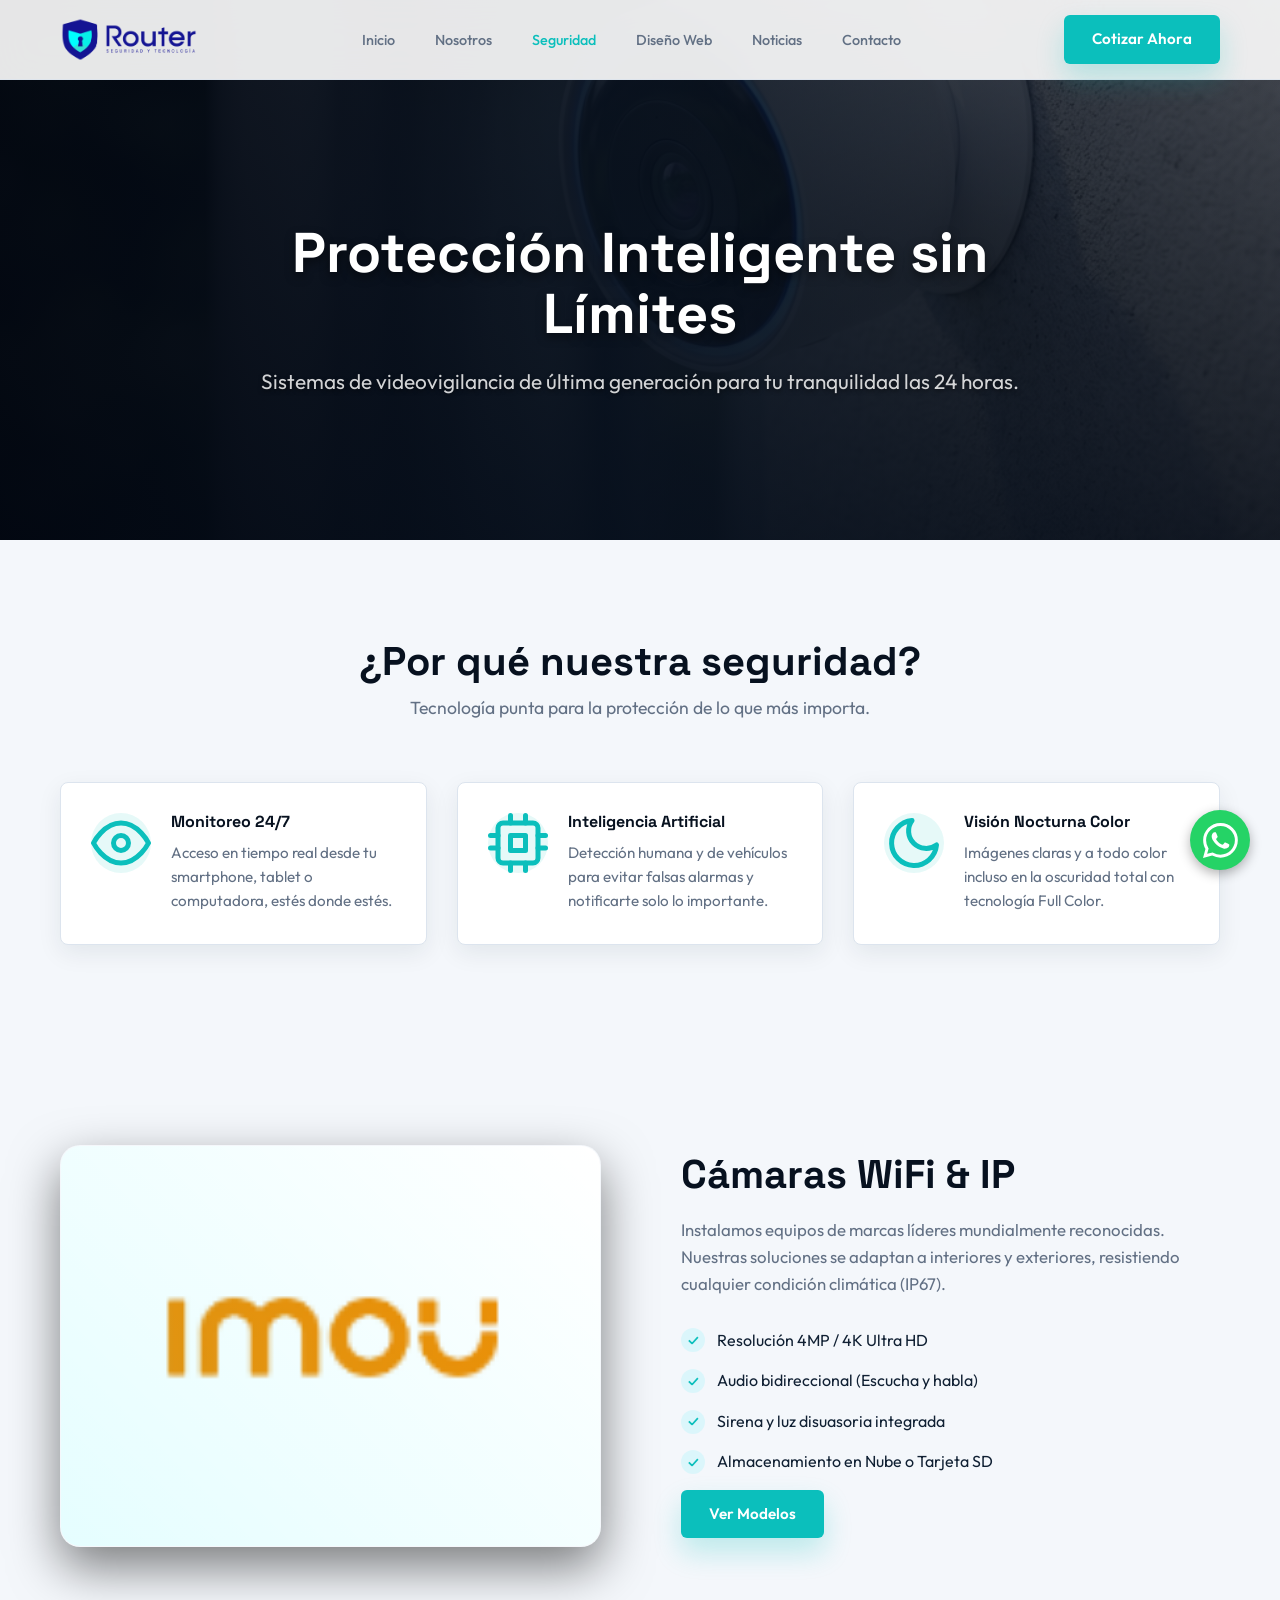
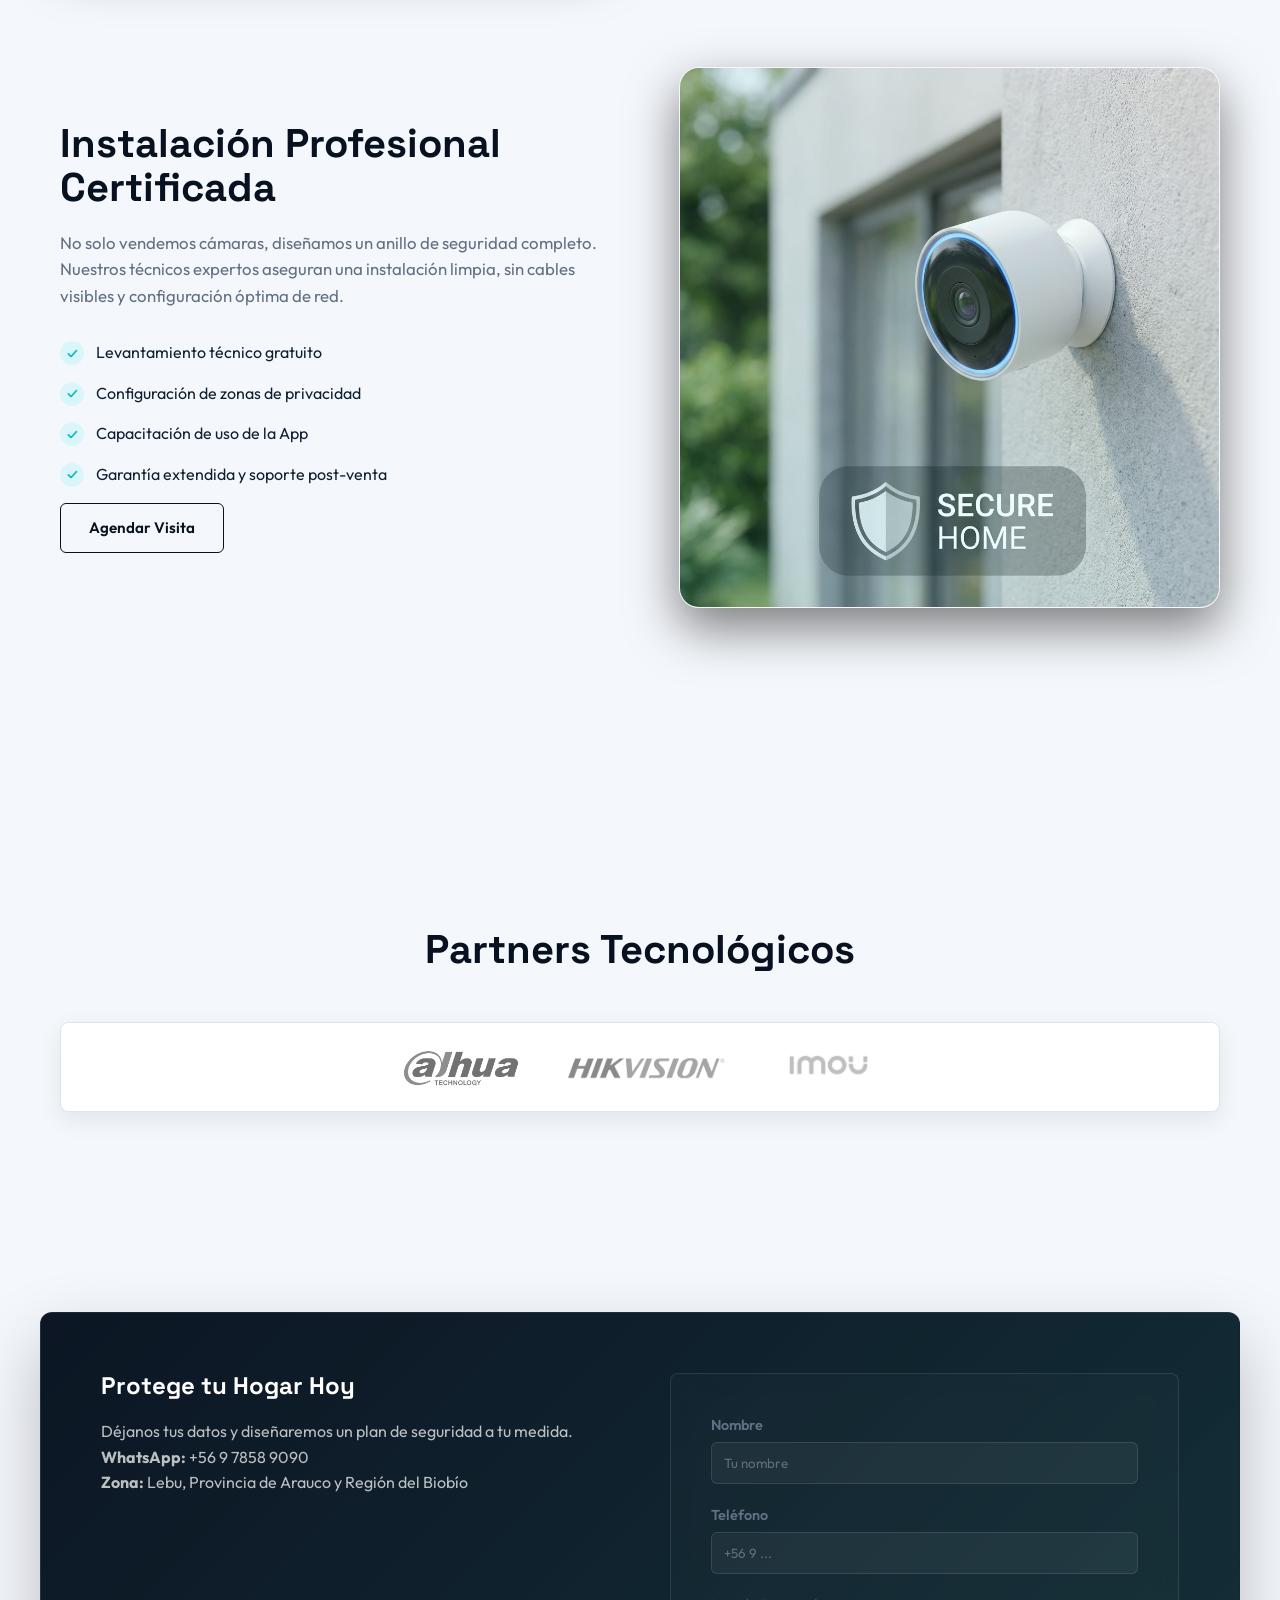
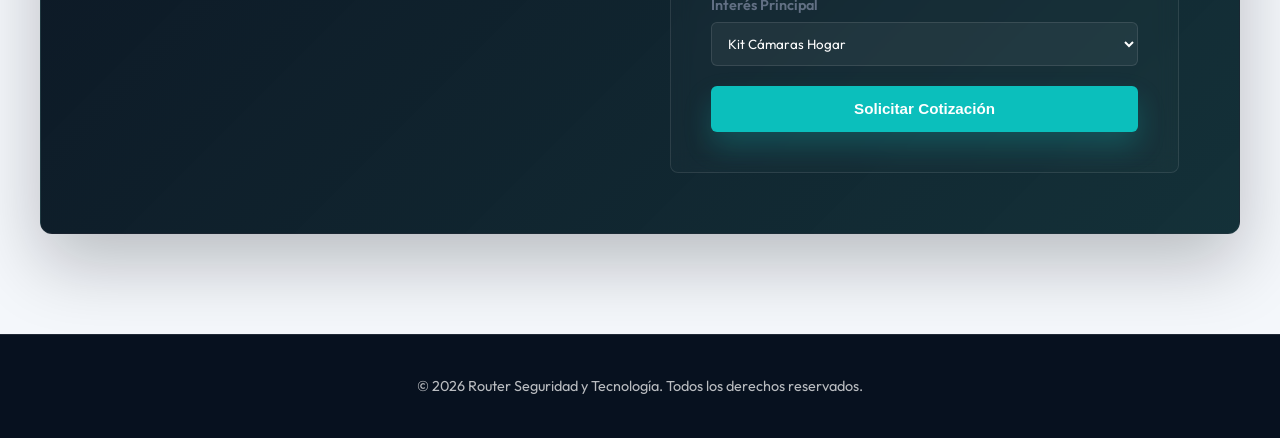
<file: seguridad.html>
<!DOCTYPE html>
<html lang="es">

<head>
    <meta charset="UTF-8">
    <meta name="viewport" content="width=device-width, initial-scale=1.0">
    <title>Seguridad y Videovigilancia | ROUTER</title>
    <meta name="description"
        content="Sistemas de seguridad avanzada, cámaras CCTV, alarmas y monitoreo inteligente para proteger tu hogar y negocio.">

    <!-- Fonts -->
    <link rel="preconnect" href="https://fonts.googleapis.com">
    <link rel="preconnect" href="https://fonts.gstatic.com" crossorigin>
    <link href="https://fonts.googleapis.com/css2?family=Outfit:wght@300;400;600;700&family=Space+Grotesk:wght@300;400;500;600;700&display=swap"
        rel="stylesheet">

    <!-- Styles -->
    <link rel="stylesheet" href="css/styles.css">
</head>

<body>

    <!-- HEADER -->
    <header class="header" id="header">
        <div class="container header-container">
            <div class="logo">
                <a href="index.html">
                    <img src="assets/images/router-logo-original.png" alt="ROUTER Logo">
                </a>
            </div>

            <button class="mobile-toggle" aria-label="Abrir menú" aria-expanded="false">
                <span class="bar"></span>
                <span class="bar"></span>
                <span class="bar"></span>
            </button>

            <nav class="nav">
                <ul class="nav-list">
                    <li><a href="index.html">Inicio</a></li>
                    <li><a href="nosotros.html">Nosotros</a></li>
                    <li><a href="seguridad.html" style="color: var(--color-accent);">Seguridad</a></li>
                    <li><a href="web.html">Diseño Web</a></li>
                    <li><a href="index.html#noticias">Noticias</a></li>
                    <li><a href="#contacto">Contacto</a></li>
                </ul>
            </nav>
            <a href="#contacto" class="btn btn-primary btn-header-cta">Cotizar Ahora</a>
        </div>
    </header>

    <!-- PAGE HERO -->
    <section class="page-hero">
        <div class="page-hero-bg" style="background-image: url('assets/images/security-camera.png');"></div>
        <div class="hero-overlay"></div>
        <div class="container page-hero-content">
            <h1>Protección Inteligente sin Límites</h1>
            <p>Sistemas de videovigilancia de última generación para tu tranquilidad las 24 horas.</p>
        </div>
    </section>

    <!-- FEATURES GRID -->
    <section class="section">
        <div class="container">
            <div class="text-center">
                <h2 class="section-title">¿Por qué nuestra seguridad?</h2>
                <p class="section-subtitle">Tecnología punta para la protección de lo que más importa.</p>
            </div>

            <div class="feature-grid-detailed">
                <div class="feature-item-row">
                    <div class="icon">
                        <!-- Eye / Monitoring Icon -->
                        <svg xmlns="http://www.w3.org/2000/svg" viewBox="0 0 24 24" fill="none" stroke="currentColor"
                            stroke-width="2" stroke-linecap="round" stroke-linejoin="round"
                            style="width:100%; height:100%;">
                            <path d="M1 12s4-8 11-8 11 8 11 8-4 8-11 8-11-8-11-8z"></path>
                            <circle cx="12" cy="12" r="3"></circle>
                        </svg>
                    </div>
                    <div class="content">
                        <h4>Monitoreo 24/7</h4>
                        <p>Acceso en tiempo real desde tu smartphone, tablet o computadora, estés donde estés.</p>
                    </div>
                </div>
                <div class="feature-item-row">
                    <div class="icon">
                        <!-- CPU / AI Icon -->
                        <svg xmlns="http://www.w3.org/2000/svg" viewBox="0 0 24 24" fill="none" stroke="currentColor"
                            stroke-width="2" stroke-linecap="round" stroke-linejoin="round"
                            style="width:100%; height:100%;">
                            <rect x="4" y="4" width="16" height="16" rx="2" ry="2"></rect>
                            <rect x="9" y="9" width="6" height="6"></rect>
                            <line x1="9" y1="1" x2="9" y2="4"></line>
                            <line x1="15" y1="1" x2="15" y2="4"></line>
                            <line x1="9" y1="20" x2="9" y2="23"></line>
                            <line x1="15" y1="20" x2="15" y2="23"></line>
                            <line x1="20" y1="9" x2="23" y2="9"></line>
                            <line x1="20" y1="14" x2="23" y2="14"></line>
                            <line x1="1" y1="9" x2="4" y2="9"></line>
                            <line x1="1" y1="14" x2="4" y2="14"></line>
                        </svg>
                    </div>
                    <div class="content">
                        <h4>Inteligencia Artificial</h4>
                        <p>Detección humana y de vehículos para evitar falsas alarmas y notificarte solo lo importante.
                        </p>
                    </div>
                </div>
                <div class="feature-item-row">
                    <div class="icon">
                        <!-- Moon Icon -->
                        <svg xmlns="http://www.w3.org/2000/svg" viewBox="0 0 24 24" fill="none" stroke="currentColor"
                            stroke-width="2" stroke-linecap="round" stroke-linejoin="round"
                            style="width:100%; height:100%;">
                            <path d="M21 12.79A9 9 0 1 1 11.21 3 7 7 0 0 0 21 12.79z"></path>
                        </svg>
                    </div>
                    <div class="content">
                        <h4>Visión Nocturna Color</h4>
                        <p>Imágenes claras y a todo color incluso en la oscuridad total con tecnología Full Color.</p>
                    </div>
                </div>
            </div>
        </div>
    </section>

    <!-- DETAIL SECTIONS -->
    <section class="section service-details bg-light">
        <div class="container">

            <!-- Detail 1: Cameras -->
            <div class="detail-row">
                <div class="detail-image">
                    <img src="assets/images/imou.png" alt="Cámaras WiFi"
                        style="object-fit: contain; background: #fff; width: 100%; height: 400px; padding: 40px;">
                    <!-- Using logo for representation as specific product image isn't available, styled to look decent -->
                </div>
                <div class="detail-text">
                    <h2>Cámaras WiFi & IP</h2>
                    <p>Instalamos equipos de marcas líderes mundialmente reconocidas. Nuestras soluciones se adaptan a
                        interiores y exteriores, resistiendo cualquier condición climática (IP67).</p>
                    <ul class="detail-list">
                        <li>Resolución 4MP / 4K Ultra HD</li>
                        <li>Audio bidireccional (Escucha y habla)</li>
                        <li>Sirena y luz disuasoria integrada</li>
                        <li>Almacenamiento en Nube o Tarjeta SD</li>
                    </ul>
                    <a href="#contacto" class="btn btn-primary">Ver Modelos</a>
                </div>
            </div>

            <!-- Detail 2: Installation -->
            <div class="detail-row reverse">
                <div class="detail-image">
                    <img src="assets/images/security-camera.png" alt="Instalación Profesional">
                </div>
                <div class="detail-text">
                    <h2>Instalación Profesional Certificada</h2>
                    <p>No solo vendemos cámaras, diseñamos un anillo de seguridad completo. Nuestros técnicos expertos
                        aseguran una instalación limpia, sin cables visibles y configuración óptima de red.</p>
                    <ul class="detail-list">
                        <li>Levantamiento técnico gratuito</li>
                        <li>Configuración de zonas de privacidad</li>
                        <li>Capacitación de uso de la App</li>
                        <li>Garantía extendida y soporte post-venta</li>
                    </ul>
                    <a href="#contacto" class="btn btn-outline"
                        style="border-color: var(--color-primary); color: var(--color-primary);">Agendar Visita</a>
                </div>
            </div>

        </div>
    </section>

    <!-- BRANDS -->
    <section class="section">
        <div class="container text-center">
            <h2 class="section-title">Partners Tecnológicos</h2>
            <div class="providers-wrapper" style="margin-top: 50px;">
                <img src="assets/images/dahua.png" alt="Dahua">
                <img src="assets/images/hikvision.png" alt="Hikvision">
                <img src="assets/images/imou.png" alt="Imou">
            </div>
        </div>
    </section>

    <!-- CONTACT FORM (Reused) -->
    <section class="section contact-section" id="contacto">
        <div class="container contact-container">
            <div class="contact-info">
                <h2>Protege tu Hogar Hoy</h2>
                <p>Déjanos tus datos y diseñaremos un plan de seguridad a tu medida.</p>
                <div class="contact-details">
                    <p><strong>WhatsApp:</strong> <a href="https://wa.me/56978589090" target="_blank">+56 9 7858
                            9090</a></p>
                    <p><strong>Zona:</strong> Lebu, Provincia de Arauco y Región del Biobío</p>
                </div>
            </div>
            <div class="contact-form-wrapper">
                <form class="contact-form">
                    <div class="form-group">
                        <label for="name">Nombre</label>
                        <input type="text" id="name" required placeholder="Tu nombre">
                    </div>
                    <div class="form-group">
                        <label for="phone">Teléfono</label>
                        <input type="tel" id="phone" required placeholder="+56 9 ...">
                    </div>
                    <div class="form-group">
                        <label for="service">Interés Principal</label>
                        <select id="service">
                            <option>Kit Cámaras Hogar</option>
                            <option>Seguridad Empresas</option>
                            <option>Alarmas</option>
                            <option>Mantenimiento</option>
                        </select>
                    </div>
                    <button type="submit" class="btn btn-primary btn-block">Solicitar Cotización</button>
                </form>
            </div>
        </div>
    </section>

    <!-- FOOTER -->
    <footer class="footer">
        <div class="container">
            <p>&copy; 2026 Router Seguridad y Tecnología. Todos los derechos reservados.</p>
        </div>
    </footer>

    <a href="https://wa.me/56978589090" class="whatsapp-float" target="_blank" aria-label="Chat en WhatsApp">
        <svg xmlns="http://www.w3.org/2000/svg" width="35" height="35" fill="currentColor" viewBox="0 0 16 16">
            <path
                d="M13.601 2.326A7.854 7.854 0 0 0 7.994 0C3.627 0 .068 3.558.064 7.926c0 1.399.366 2.76 1.057 3.965L0 16l4.204-1.102a7.933 7.933 0 0 0 3.79.965h.004c4.368 0 7.926-3.558 7.93-7.93A7.898 7.898 0 0 0 13.6 2.326zM7.994 14.521a6.573 6.573 0 0 1-3.356-.92l-.24-.144-2.494.654.666-2.433-.156-.251a6.56 6.56 0 0 1-1.007-3.505c0-3.626 2.957-6.584 6.591-6.584a6.56 6.56 0 0 1 4.66 1.931 6.557 6.557 0 0 1 1.928 4.66c-.004 3.639-2.961 6.592-6.592 6.592zm3.615-4.934c-.197-.099-1.17-.578-1.353-.646-.182-.065-.315-.099-.445.099-.133.197-.513.646-.627.775-.114.133-.232.148-.43.05-.197-.1-.836-.308-1.592-.985-.59-.525-.985-1.175-1.103-1.372-.114-.198-.011-.304.088-.403.087-.088.197-.232.296-.346.1-.114.133-.198.198-.33.065-.134.034-.248-.015-.347-.05-.099-.445-1.076-.612-1.47-.16-.389-.323-.335-.445-.34-.114-.007-.247-.007-.38-.007a.729.729 0 0 0-.529.247c-.182.198-.691.677-.691 1.654 0 .977.71 1.916.81 2.049.098.133 1.394 2.132 3.383 2.992.47.205.84.326 1.129.418.475.152.904.129 1.246.08.38-.058 1.171-.48 1.338-.943.164-.464.164-.86.114-.943-.049-.084-.182-.133-.38-.232z" />
        </svg>
    </a>
    <script src="js/main.js"></script>
</body>

</html>
</file>
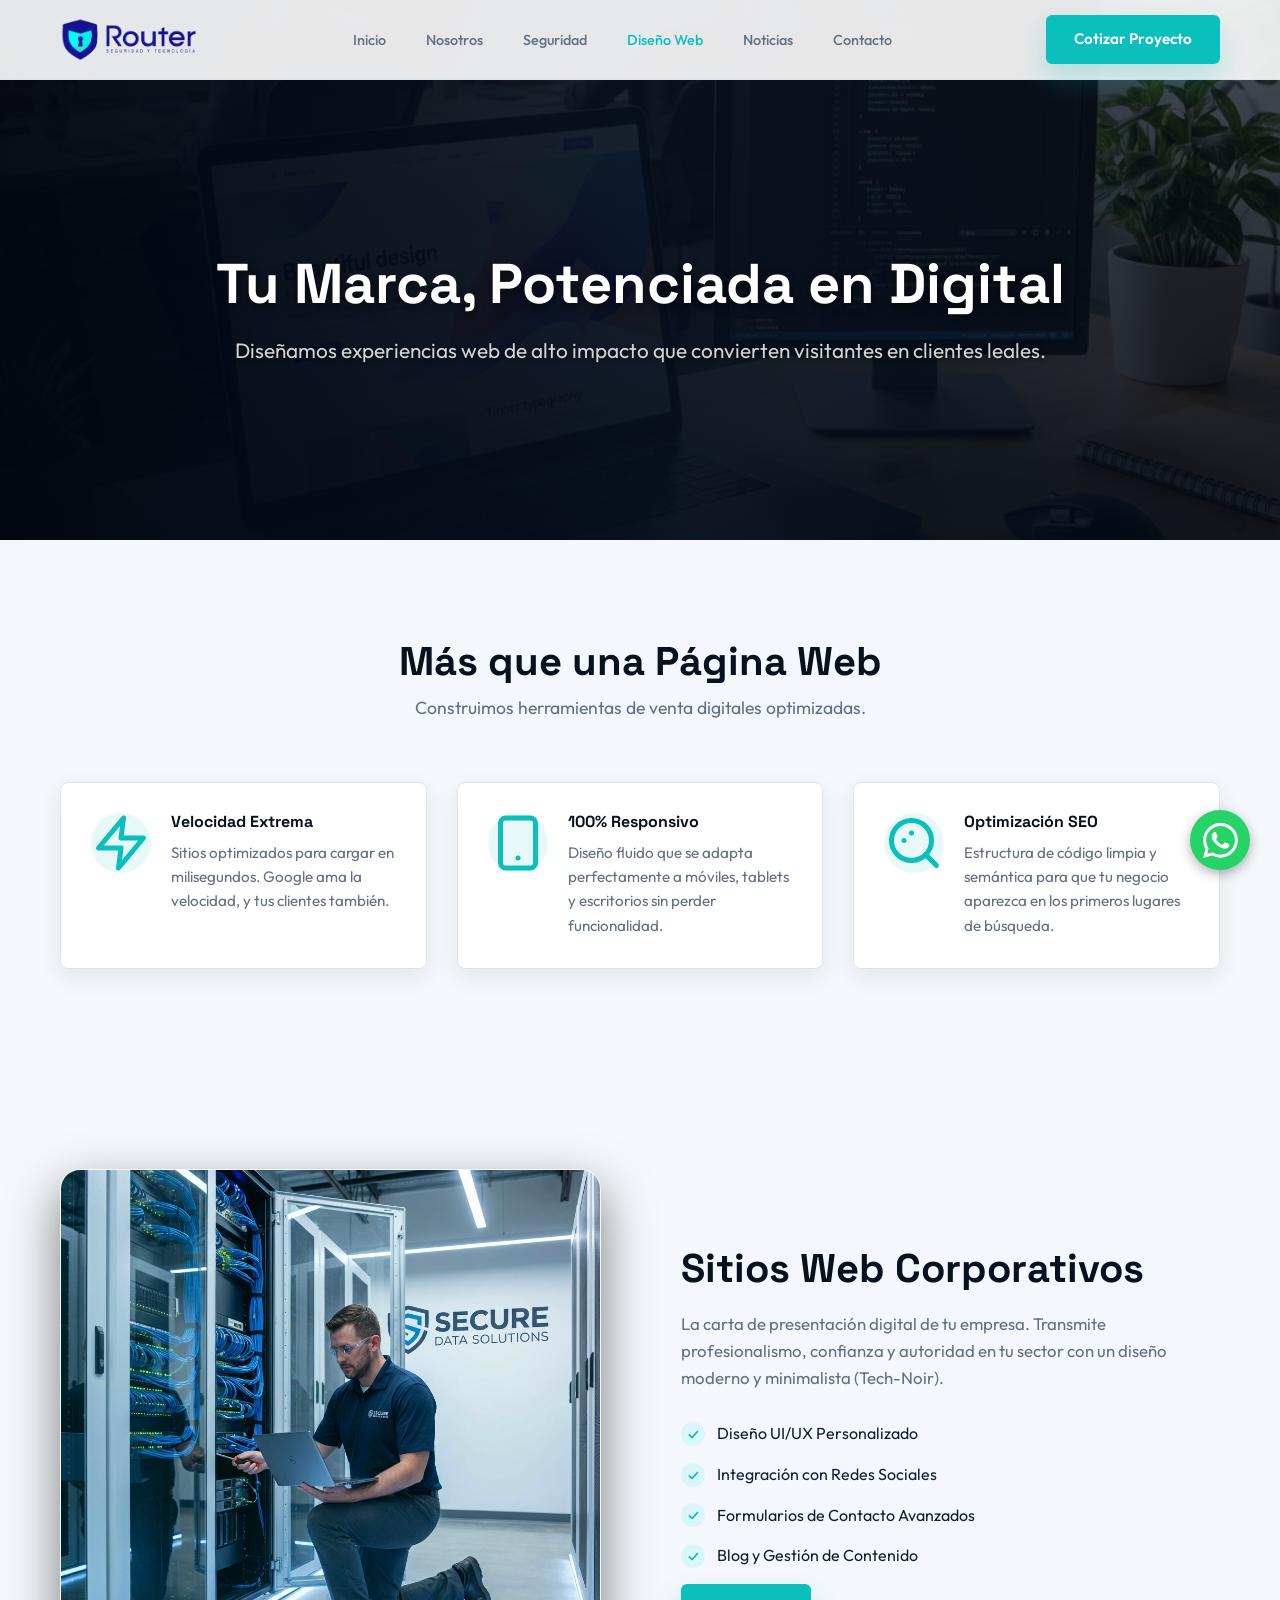
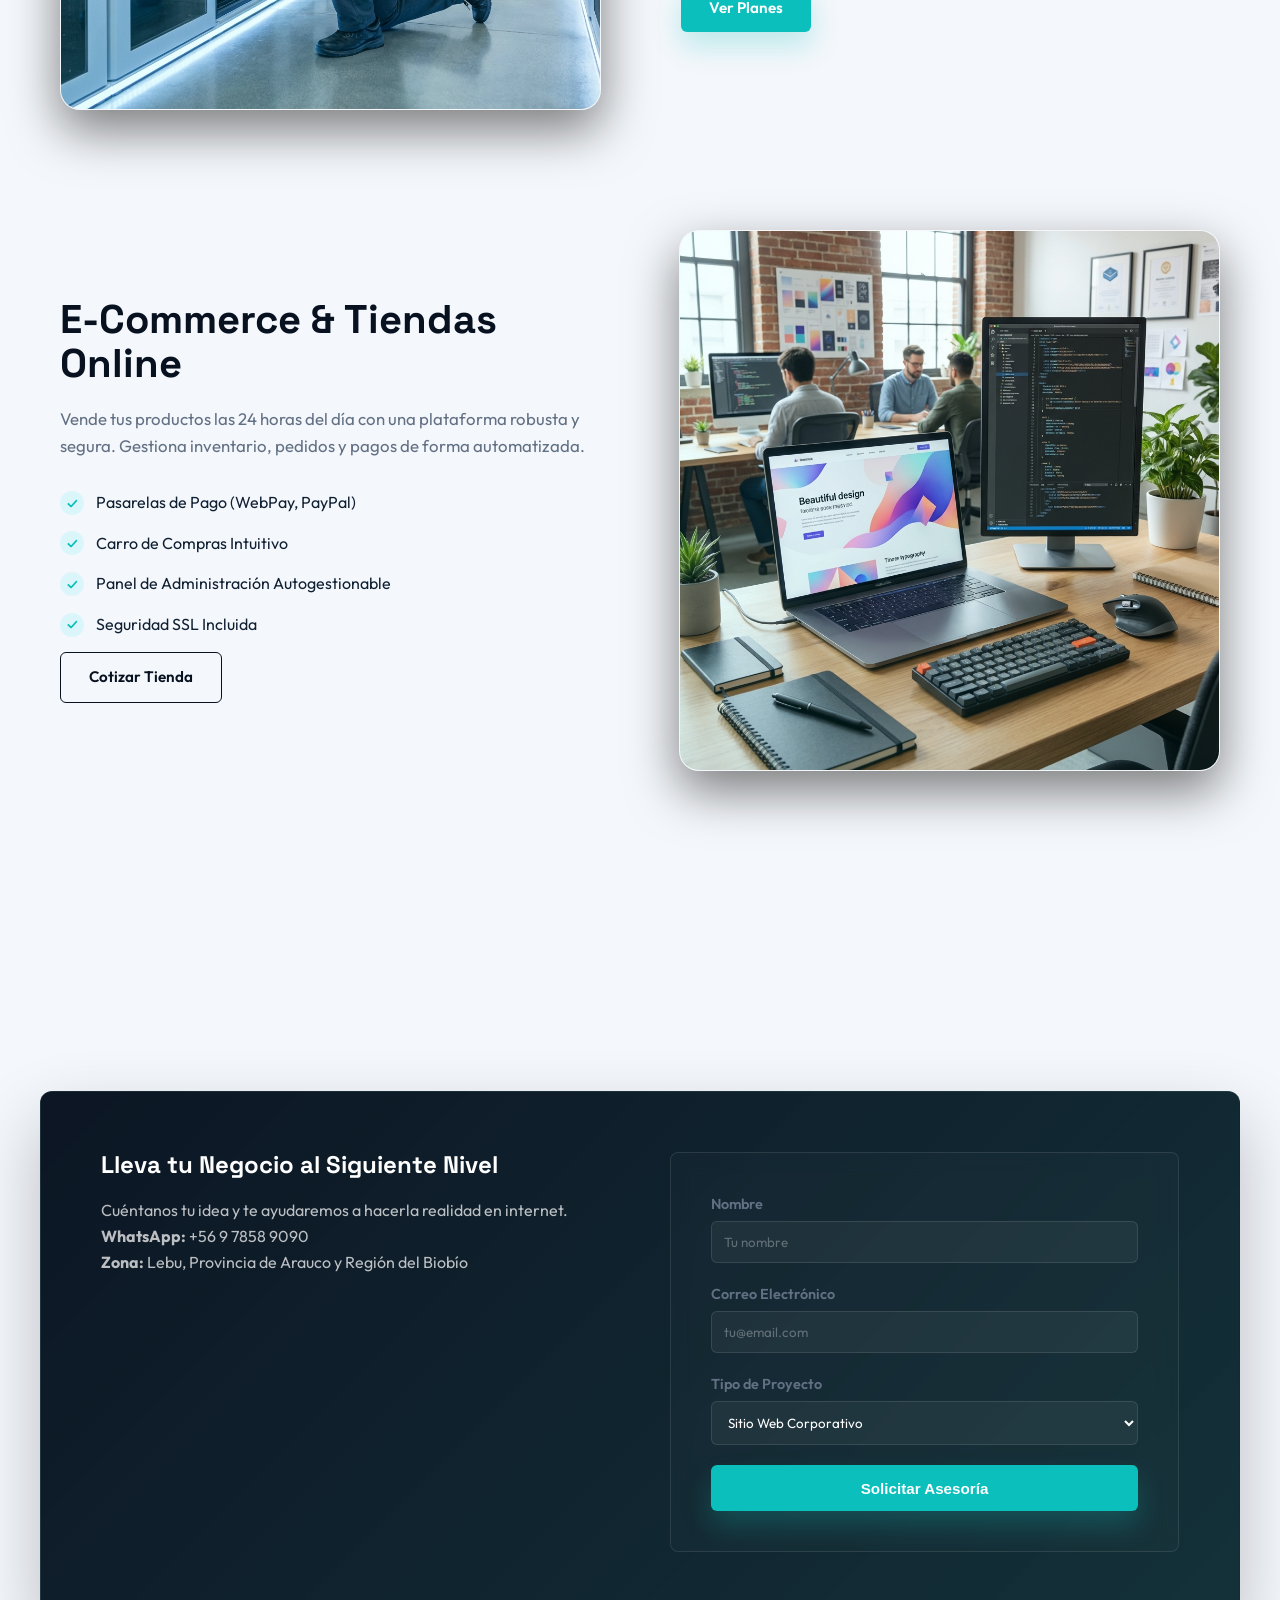
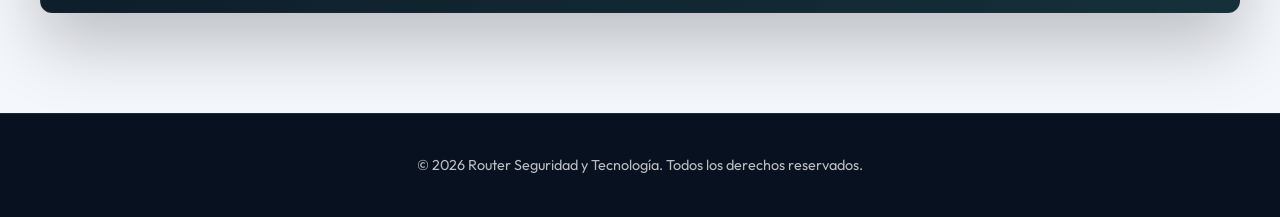
<file: web.html>
<!DOCTYPE html>
<html lang="es">

<head>
    <meta charset="UTF-8">
    <meta name="viewport" content="width=device-width, initial-scale=1.0">
    <title>Diseño Web y Desarrollo | ROUTER</title>
    <meta name="description"
        content="Diseño web profesional, tiendas online e-commerce y posicionamiento SEO. Transformamos visitantes en clientes.">

    <!-- Fonts -->
    <link rel="preconnect" href="https://fonts.googleapis.com">
    <link rel="preconnect" href="https://fonts.gstatic.com" crossorigin>
    <link href="https://fonts.googleapis.com/css2?family=Outfit:wght@300;400;600;700&family=Space+Grotesk:wght@300;400;500;600;700&display=swap"
        rel="stylesheet">

    <!-- Styles -->
    <link rel="stylesheet" href="css/styles.css">
</head>

<body>

    <!-- HEADER -->
    <header class="header" id="header">
        <div class="container header-container">
            <div class="logo">
                <a href="index.html">
                    <img src="assets/images/router-logo-original.png" alt="ROUTER Logo">
                </a>
            </div>

            <button class="mobile-toggle" aria-label="Abrir menú" aria-expanded="false">
                <span class="bar"></span>
                <span class="bar"></span>
                <span class="bar"></span>
            </button>

            <nav class="nav">
                <ul class="nav-list">
                    <li><a href="index.html">Inicio</a></li>
                    <li><a href="nosotros.html">Nosotros</a></li>
                    <li><a href="seguridad.html">Seguridad</a></li>
                    <li><a href="web.html" style="color: var(--color-accent);">Diseño Web</a></li>
                    <li><a href="index.html#noticias">Noticias</a></li>
                    <li><a href="#contacto">Contacto</a></li>
                </ul>
            </nav>
            <a href="#contacto" class="btn btn-primary btn-header-cta">Cotizar Proyecto</a>
        </div>
    </header>

    <!-- PAGE HERO -->
    <section class="page-hero">
        <div class="page-hero-bg" style="background-image: url('assets/images/web-design.png');"></div>
        <div class="hero-overlay"></div>
        <div class="container page-hero-content">
            <h1>Tu Marca, Potenciada en Digital</h1>
            <p>Diseñamos experiencias web de alto impacto que convierten visitantes en clientes leales.</p>
        </div>
    </section>

    <!-- FEATURES GRID -->
    <section class="section">
        <div class="container">
            <div class="text-center">
                <h2 class="section-title">Más que una Página Web</h2>
                <p class="section-subtitle">Construimos herramientas de venta digitales optimizadas.</p>
            </div>

            <div class="feature-grid-detailed">
                <div class="feature-item-row">
                    <div class="icon">
                        <!-- Rocket / Speed Icon -->
                        <svg xmlns="http://www.w3.org/2000/svg" viewBox="0 0 24 24" fill="none" stroke="currentColor"
                            stroke-width="2" stroke-linecap="round" stroke-linejoin="round"
                            style="width:100%; height:100%;">
                            <polygon points="13 2 3 14 12 14 11 22 21 10 12 10 13 2"></polygon>
                        </svg>
                    </div>
                    <div class="content">
                        <h4>Velocidad Extrema</h4>
                        <p>Sitios optimizados para cargar en milisegundos. Google ama la velocidad, y tus clientes
                            también.</p>
                    </div>
                </div>
                <div class="feature-item-row">
                    <div class="icon">
                        <!-- Smartphone Icon -->
                        <svg xmlns="http://www.w3.org/2000/svg" viewBox="0 0 24 24" fill="none" stroke="currentColor"
                            stroke-width="2" stroke-linecap="round" stroke-linejoin="round"
                            style="width:100%; height:100%;">
                            <rect x="5" y="2" width="14" height="20" rx="2" ry="2"></rect>
                            <line x1="12" y1="18" x2="12.01" y2="18"></line>
                        </svg>
                    </div>
                    <div class="content">
                        <h4>100% Responsivo</h4>
                        <p>Diseño fluido que se adapta perfectamente a móviles, tablets y escritorios sin perder
                            funcionalidad.</p>
                    </div>
                </div>
                <div class="feature-item-row">
                    <div class="icon">
                        <!-- Search / SEO Icon -->
                        <svg xmlns="http://www.w3.org/2000/svg" viewBox="0 0 24 24" fill="none" stroke="currentColor"
                            stroke-width="2" stroke-linecap="round" stroke-linejoin="round"
                            style="width:100%; height:100%;">
                            <circle cx="11" cy="11" r="8"></circle>
                            <line x1="21" y1="21" x2="16.65" y2="16.65"></line>
                            <line x1="11" y1="8" x2="11" y2="8"></line>
                            <line x1="8" y1="11" x2="8" y2="11"></line>
                        </svg>
                    </div>
                    <div class="content">
                        <h4>Optimización SEO</h4>
                        <p>Estructura de código limpia y semántica para que tu negocio aparezca en los primeros lugares
                            de búsqueda.</p>
                    </div>
                </div>
            </div>
        </div>
    </section>

    <!-- DETAIL SECTIONS -->
    <section class="section service-details bg-light">
        <div class="container">

            <!-- Detail 1: Corporate Layout -->
            <div class="detail-row">
                <div class="detail-image">
                    <img src="assets/images/it-solutions.png" alt="Diseño Corporativo">
                </div>
                <div class="detail-text">
                    <h2>Sitios Web Corporativos</h2>
                    <p>La carta de presentación digital de tu empresa. Transmite profesionalismo, confianza y autoridad
                        en tu sector con un diseño moderno y minimalista (Tech-Noir).</p>
                    <ul class="detail-list">
                        <li>Diseño UI/UX Personalizado</li>
                        <li>Integración con Redes Sociales</li>
                        <li>Formularios de Contacto Avanzados</li>
                        <li>Blog y Gestión de Contenido</li>
                    </ul>
                    <a href="#contacto" class="btn btn-primary">Ver Planes</a>
                </div>
            </div>

            <!-- Detail 2: E-commerce -->
            <div class="detail-row reverse">
                <div class="detail-image">
                    <img src="assets/images/web-design.png" alt="Tiendas Online">
                </div>
                <div class="detail-text">
                    <h2>E-Commerce & Tiendas Online</h2>
                    <p>Vende tus productos las 24 horas del día con una plataforma robusta y segura. Gestiona
                        inventario, pedidos y pagos de forma automatizada.</p>
                    <ul class="detail-list">
                        <li>Pasarelas de Pago (WebPay, PayPal)</li>
                        <li>Carro de Compras Intuitivo</li>
                        <li>Panel de Administración Autogestionable</li>
                        <li>Seguridad SSL Incluida</li>
                    </ul>
                    <a href="#contacto" class="btn btn-outline"
                        style="border-color: var(--color-primary); color: var(--color-primary);">Cotizar Tienda</a>
                </div>
            </div>

        </div>
    </section>

    <!-- CONTACT FORM (Reused) -->
    <section class="section contact-section" id="contacto">
        <div class="container contact-container">
            <div class="contact-info">
                <h2>Lleva tu Negocio al Siguiente Nivel</h2>
                <p>Cuéntanos tu idea y te ayudaremos a hacerla realidad en internet.</p>
                <div class="contact-details">
                    <p><strong>WhatsApp:</strong> <a href="https://wa.me/56978589090" target="_blank">+56 9 7858
                            9090</a></p>
                    <p><strong>Zona:</strong> Lebu, Provincia de Arauco y Región del Biobío</p>
                </div>
            </div>
            <div class="contact-form-wrapper">
                <form class="contact-form" id="contactForm">
                    <div class="form-group">
                        <label for="name">Nombre</label>
                        <input type="text" id="name" name="name" required placeholder="Tu nombre">
                    </div>
                    <div class="form-group">
                        <label for="email">Correo Electrónico</label>
                        <input type="email" id="email" name="email" required placeholder="tu@email.com">
                    </div>
                    <div class="form-group">
                        <label for="service">Tipo de Proyecto</label>
                        <select id="service" name="service">
                            <option>Sitio Web Corporativo</option>
                            <option>Tienda Online (E-commerce)</option>
                            <option>Landing Page</option>
                            <option>Rediseño Web</option>
                        </select>
                    </div>
                    <button type="submit" class="btn btn-primary btn-block">Solicitar Asesoría</button>
                </form>
            </div>
        </div>
    </section>

    <!-- FOOTER -->
    <footer class="footer">
        <div class="container">
            <p>&copy; 2026 Router Seguridad y Tecnología. Todos los derechos reservados.</p>
        </div>
    </footer>

    <a href="https://wa.me/56978589090" class="whatsapp-float" target="_blank" aria-label="Chat en WhatsApp">
        <svg xmlns="http://www.w3.org/2000/svg" width="35" height="35" fill="currentColor" viewBox="0 0 16 16">
            <path
                d="M13.601 2.326A7.854 7.854 0 0 0 7.994 0C3.627 0 .068 3.558.064 7.926c0 1.399.366 2.76 1.057 3.965L0 16l4.204-1.102a7.933 7.933 0 0 0 3.79.965h.004c4.368 0 7.926-3.558 7.93-7.93A7.898 7.898 0 0 0 13.6 2.326zM7.994 14.521a6.573 6.573 0 0 1-3.356-.92l-.24-.144-2.494.654.666-2.433-.156-.251a6.56 6.56 0 0 1-1.007-3.505c0-3.626 2.957-6.584 6.591-6.584a6.56 6.56 0 0 1 4.66 1.931 6.557 6.557 0 0 1 1.928 4.66c-.004 3.639-2.961 6.592-6.592 6.592zm3.615-4.934c-.197-.099-1.17-.578-1.353-.646-.182-.065-.315-.099-.445.099-.133.197-.513.646-.627.775-.114.133-.232.148-.43.05-.197-.1-.836-.308-1.592-.985-.59-.525-.985-1.175-1.103-1.372-.114-.198-.011-.304.088-.403.087-.088.197-.232.296-.346.1-.114.133-.198.198-.33.065-.134.034-.248-.015-.347-.05-.099-.445-1.076-.612-1.47-.16-.389-.323-.335-.445-.34-.114-.007-.247-.007-.38-.007a.729.729 0 0 0-.529.247c-.182.198-.691.677-.691 1.654 0 .977.71 1.916.81 2.049.098.133 1.394 2.132 3.383 2.992.47.205.84.326 1.129.418.475.152.904.129 1.246.08.38-.058 1.171-.48 1.338-.943.164-.464.164-.86.114-.943-.049-.084-.182-.133-.38-.232z" />
        </svg>
    </a>

    <!-- EmailJS SDK (Optional for later) -->
    <script src="js/main.js"></script>
</body>

</html>
</file>
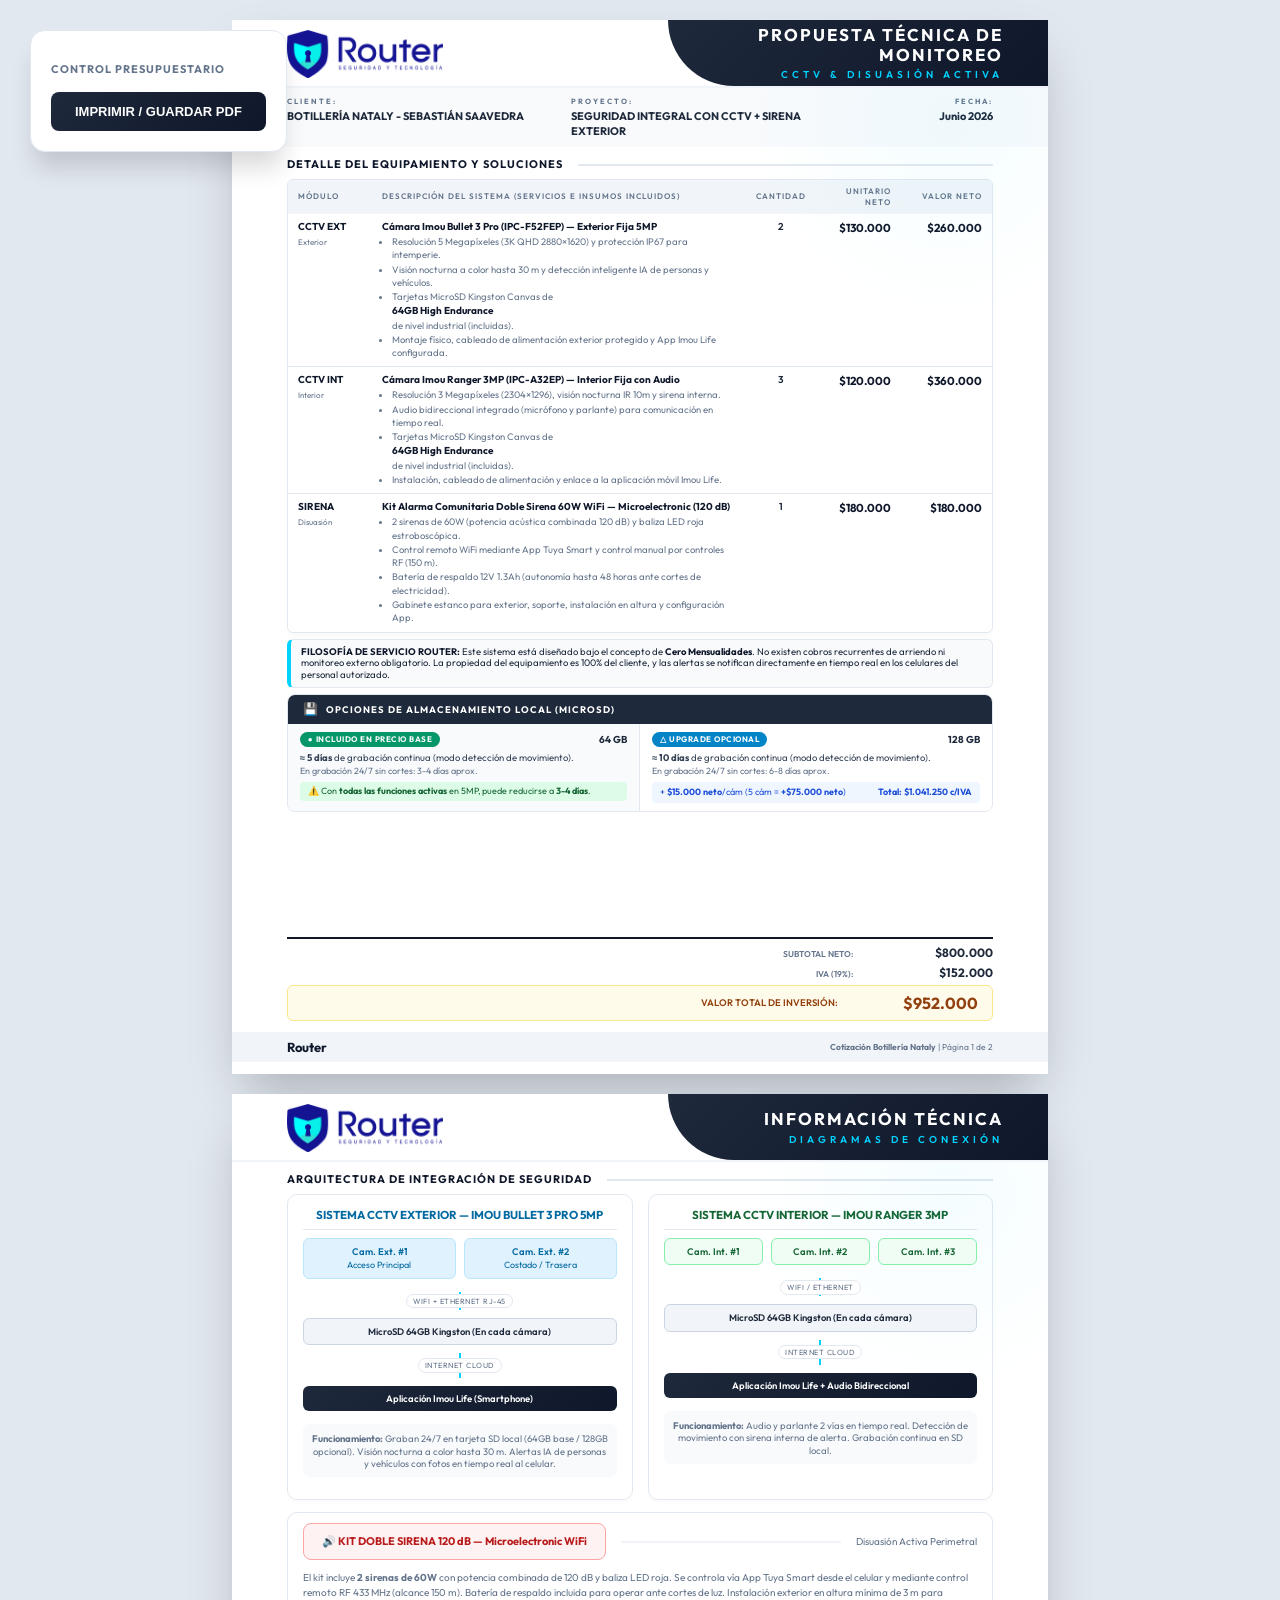
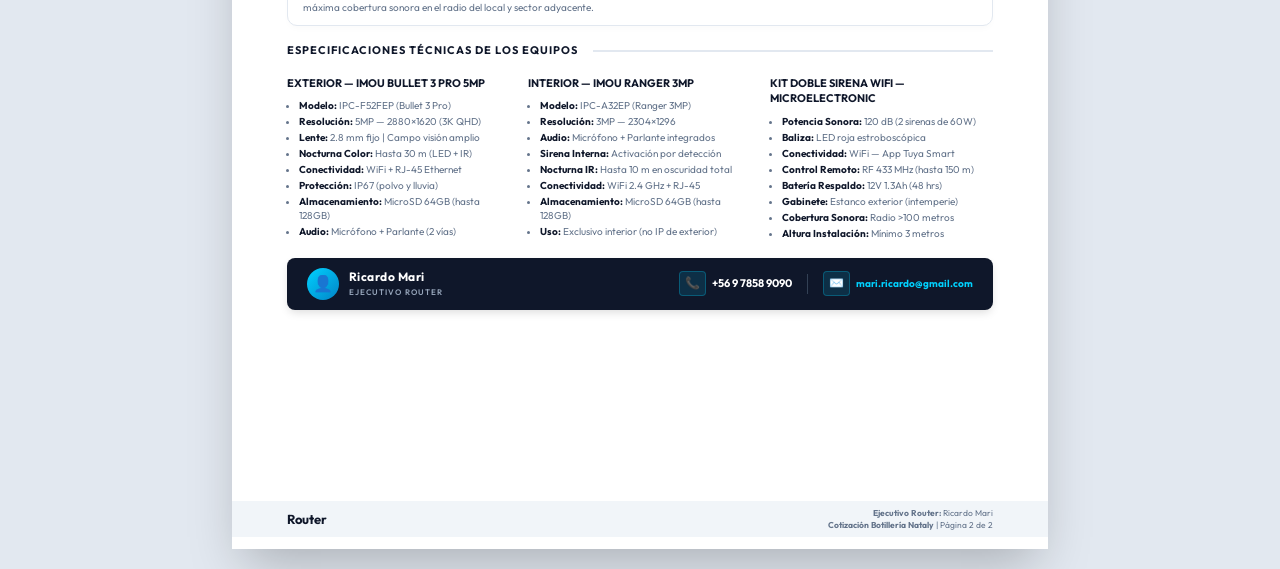
<file: cotizaciones/2026-06-23_cotizacion_botilleria_nataly.html>
<!DOCTYPE html>
<html lang="es">
<head>
    <meta charset="UTF-8">
    <meta name="viewport" content="width=device-width, initial-scale=1.0">
    <title>Cotización Seguridad - Botillería Nataly - Router</title>
    <link href="https://fonts.googleapis.com/css2?family=Outfit:wght@300;400;600;700&display=swap" rel="stylesheet">
    <style>
        :root {
            --primary-blue: #0f172a;
            --accent-blue: #00d2ff;
            --gradient: linear-gradient(135deg, #1e293b 0%, #0f172a 100%);
            --text-dark: #1e293b;
            --text-light: #64748b;
            --bg-light: #f8fafc;
            --white: #ffffff;
            --border-color: #e2e8f0;
            --success: #059669;
            --warning: #d97706;
            --recommended: #10b981;
        }

        * { box-sizing: border-box; }
        @page { size: letter; margin: 0; }
        body { font-family: 'Outfit', sans-serif; margin: 0; padding: 0; background-color: #e2e8f0; color: var(--text-dark); line-height: 1.4; }

        .page-container {
            width: 216mm;
            height: 279mm;
            margin: 20px auto;
            background-color: var(--white);
            box-shadow: 0 25px 50px -12px rgba(0,0,0,0.25);
            position: relative;
            display: flex;
            flex-direction: column;
            page-break-after: always;
            padding-bottom: 12px;
            overflow: hidden;
        }

        @media print {
            @page { size: letter; margin: 0; }
            body { background: none; margin: 0; padding: 0; }
            .page-container {
                margin: 0;
                box-shadow: none;
                page-break-after: always;
                height: 279mm;
                width: 216mm;
                overflow: hidden;
            }
            .no-print { display: none !important; }
            * { -webkit-print-color-adjust: exact !important; print-color-adjust: exact !important; }
        }

        .page-container::before {
            content: '';
            position: absolute;
            top: -100px; right: -100px;
            width: 400px; height: 400px;
            background: radial-gradient(circle, rgba(0,210,255,0.04) 0%, transparent 70%);
            z-index: 0;
        }

        header {
            padding: 10px 55px 8px;
            display: flex;
            justify-content: space-between;
            align-items: center;
            border-bottom: 2px solid #f1f5f9;
            position: relative;
            z-index: 1;
        }
        .header-bg-shape {
            position: absolute; top: 0; right: 0;
            width: 380px; height: 100%;
            background: var(--gradient);
            border-bottom-left-radius: 80px;
            z-index: -1;
            display: flex; align-items: center;
            justify-content: flex-end;
            padding-right: 45px;
        }
        .header-bg-shape h1 { color: #fff; font-size: 17px; font-weight: 700; text-transform: uppercase; letter-spacing: 2px; margin: 0; text-align: right; line-height: 1.2; }
        .header-bg-shape h1 span { color: var(--accent-blue); display: block; font-size: 10px; font-weight: 600; letter-spacing: 4px; margin-top: 4px; }
        .logo-box { display: flex; align-items: center; }
        .shield-icon {
            width: 40px; height: 48px;
            background: var(--gradient);
            clip-path: polygon(50% 0%, 100% 25%, 100% 75%, 50% 100%, 0% 75%, 0% 25%);
            margin-right: 10px;
            display: flex; align-items: center; justify-content: center;
            box-shadow: 0 10px 15px -3px rgba(0,0,0,0.1);
        }
        .shield-icon::after { content: '⚡'; font-size: 18px; color: var(--accent-blue); }
        .logo-text-group { display: flex; flex-direction: column; }
        .logo-main { font-size: 32px; font-weight: 700; color: var(--primary-blue); line-height: 0.9; letter-spacing: -2px; }
        .logo-sub { font-size: 7.5px; font-weight: 700; color: #0284c7; letter-spacing: 3px; text-transform: uppercase; margin-top: 2px; }

        .info-grid {
            padding: 8px 55px;
            display: grid;
            grid-template-columns: 1.2fr 1.2fr 0.6fr;
            gap: 8px;
            background: #f8fafc;
        }
        .info-item h3 { font-size: 7.5px; color: var(--text-light); text-transform: uppercase; letter-spacing: 2px; margin: 0 0 2px 0; }
        .info-item p { font-size: 11px; font-weight: 700; color: var(--text-dark); margin: 0; }

        .content { padding: 10px 55px 8px; flex-grow: 1; display: flex; flex-direction: column; }

        .section-header {
            display: flex; align-items: center; gap: 15px;
            margin-bottom: 6px;
        }
        .section-header h2 { font-size: 11px; font-weight: 700; color: var(--primary-blue); text-transform: uppercase; margin: 0; letter-spacing: 1px; }
        .section-header .line { height: 2px; flex-grow: 1; background: #e2e8f0; }

        .table-container {
            border-radius: 6px; overflow: hidden;
            border: 1px solid var(--border-color);
            box-shadow: 0 4px 6px -1px rgba(0,0,0,0.03);
            margin-bottom: 6px;
            background: white;
        }
        .table { width: 100%; border-collapse: collapse; font-size: 10px; }
        .table th { background: #f1f5f9; color: var(--text-light); padding: 6px 10px; text-align: left; font-weight: 600; text-transform: uppercase; font-size: 8px; letter-spacing: 1px; }
        .table td { padding: 6px 10px; border-bottom: 1px solid var(--border-color); vertical-align: top; }
        .table tr:last-child td { border-bottom: none; }
        .table b { color: var(--primary-blue); display: block; font-size: 10px; margin-bottom: 1px;}
        .table ul { margin: 0; padding-left: 10px; color: var(--text-light); font-size: 9.5px; }
        .table li { margin-bottom: 1px; }

        .price-col { font-weight: 700; font-size: 11.5px; text-align: right; color: var(--primary-blue); white-space: nowrap; }
        .qty-col { text-align: center; font-weight: 600; }

        .warning-box {
            background: #f8fafc;
            border: 1px solid var(--border-color);
            border-left: 4px solid var(--accent-blue);
            border-radius: 6px;
            padding: 6px 10px;
            font-size: 9.5px;
            color: var(--text-dark);
            margin-bottom: 6px;
            line-height: 1.25;
        }
        .warning-box b { color: var(--primary-blue); }

        .totals-section { margin-top: auto; border-top: 2px solid var(--primary-blue); padding-top: 6px; }
        .total-row { display: flex; justify-content: flex-end; gap: 30px; margin-bottom: 3px; align-items: center; }
        .total-label { font-size: 8.5px; color: var(--text-light); text-transform: uppercase; font-weight: 600; }
        .total-value { font-size: 12px; font-weight: 700; color: var(--text-dark); min-width: 110px; text-align: right; }
        .grand-total { background: #fffbeb; border: 1px solid #fde68a; color: #92400e; padding: 6px 14px; border-radius: 6px; margin-top: 3px; }
        .grand-total .total-label { color: #92400e; font-size: 9.5px;}
        .grand-total .total-value { font-size: 16px; color: #92400e; }

        footer {
            padding: 6px 55px;
            background: #f1f5f9;
            display: flex;
            justify-content: space-between;
            align-items: center;
            font-size: 8.5px;
            color: var(--text-light);
            margin-top: auto;
        }
        .footer-logo { font-weight: 700; color: var(--primary-blue); font-size: 13px; }
        footer p { margin: 0; }

        .no-print { position: fixed; top: 30px; left: 30px; background: #fff; padding: 20px; border-radius: 15px; box-shadow: 0 20px 25px -5px rgba(0,0,0,0.15); z-index: 100; border: 1px solid var(--border-color); }
        .btn { display: inline-block; background: var(--gradient); color: #fff; padding: 12px 24px; border-radius: 8px; text-decoration: none; font-weight: 700; font-size: 13px; text-align: center; cursor: pointer; transition: transform 0.2s; border: none; }
        .btn:hover { transform: translateY(-2px); }

        /* Page 2 Specific Styles */
        .schema-grid {
            display: grid;
            grid-template-columns: 1fr 1fr;
            gap: 15px;
            margin-bottom: 12px;
        }
        .schema-card {
            border: 1px solid var(--border-color);
            border-radius: 10px;
            background: #fff;
            padding: 12px 15px;
            box-shadow: 0 4px 6px -1px rgba(0,0,0,0.02);
            display: flex;
            flex-direction: column;
            gap: 8px;
        }
        .schema-header {
            text-align: center;
            font-size: 11.5px;
            font-weight: 700;
            color: var(--primary-blue);
            text-transform: uppercase;
            padding-bottom: 6px;
            border-bottom: 1px solid var(--border-color);
        }
        
        /* CSS Flowchart */
        .flow-node {
            background: #f1f5f9;
            border: 1px solid #cbd5e1;
            padding: 6px 8px;
            border-radius: 6px;
            text-align: center;
            font-size: 9.5px;
            font-weight: 600;
            position: relative;
        }
        .flow-node.core {
            background: var(--gradient);
            color: white;
            border: none;
        }
        .flow-node.camera-ext { background: #e0f2fe; border-color: #bae6fd; color: #0369a1; }
        .flow-node.camera-int { background: #f0fdf4; border-color: #86efac; color: #166534; }
        .flow-node.siren { background: #fef2f2; border-color: #fca5a5; color: #b91c1c; }
        
        .flow-connector {
            display: flex;
            align-items: center;
            justify-content: center;
            position: relative;
            height: 18px;
        }
        .flow-line {
            position: absolute;
            height: 100%;
            width: 2px;
            background: #cbd5e1;
            z-index: 0;
        }
        .flow-line.wireless {
            border-left: 2px dashed var(--accent-blue);
            background: none;
            width: 0;
        }
        .flow-label {
            background: white;
            padding: 1px 6px;
            font-size: 7.5px;
            color: var(--text-light);
            text-transform: uppercase;
            letter-spacing: 0.5px;
            border: 1px solid var(--border-color);
            border-radius: 8px;
            z-index: 1;
        }
        .flow-split {
            display: flex;
            gap: 8px;
        }
        .flow-split > div { flex: 1; }

        .specs-list {
            margin: 0;
            padding-left: 12px;
            font-size: 10px;
            color: var(--text-light);
        }
        .specs-list li {
            margin-bottom: 2px;
        }
        .specs-list strong {
            color: var(--primary-blue);
        }

        .schema-card-full {
            border: 1px solid var(--border-color);
            border-radius: 10px;
            background: #fff;
            padding: 10px 15px;
            box-shadow: 0 4px 6px -1px rgba(0,0,0,0.02);
            margin-bottom: 12px;
        }
    </style>
</head>
<body>

    <div class="no-print">
        <p style="font-size: 11px; margin-bottom: 15px; color: var(--text-light); text-transform: uppercase; font-weight: 700; letter-spacing: 1px;">Control Presupuestario</p>
        <button onclick="window.print()" class="btn">IMPRIMIR / GUARDAR PDF</button>
    </div>

    <!-- ================= PÁGINA 1: COTIZACIÓN ================= -->
    <div class="page-container">
        <header>
            <div class="logo-box"><img src="[data-uri]" alt="Router Seguridad y Tecnología" style="height: 48px; width: auto; display: block;"></div>
            <div class="header-bg-shape">
                <h1>PROPUESTA TÉCNICA DE MONITOREO<span>CCTV & DISUASIÓN ACTIVA</span></h1>
            </div>
        </header>

        <div class="info-grid">
            <div class="info-item">
                <h3>Cliente:</h3>
                <p>BOTILLERÍA NATALY - SEBASTIÁN SAAVEDRA</p>
            </div>
            <div class="info-item">
                <h3>Proyecto:</h3>
                <p>SEGURIDAD INTEGRAL CON CCTV + SIRENA EXTERIOR</p>
            </div>
            <div class="info-item" style="text-align:right;">
                <h3>Fecha:</h3>
                <p>Junio 2026</p>
            </div>
        </div>

        <div class="content">
            <div class="section-header">
                <h2>Detalle del Equipamiento y Soluciones</h2>
                <div class="line"></div>
            </div>

            <div class="table-container">
                <table class="table">
                    <thead>
                        <tr>
                            <th width="12%">Módulo</th>
                            <th width="53%">Descripción del Sistema (Servicios e Insumos Incluidos)</th>
                            <th width="10%" style="text-align: center;">Cantidad</th>
                            <th width="12%" style="text-align: right;">Unitario Neto</th>
                            <th width="13%" style="text-align: right;">Valor Neto</th>
                        </tr>
                    </thead>
                    <tbody>
                        <!-- Módulo CCTV Exterior -->
                        <tr>
                            <td><b>CCTV EXT</b><span style="font-size:8px; color:var(--text-light)">Exterior</span></td>
                            <td>
                                <b>Cámara Imou Bullet 3 Pro (IPC-F52FEP) — Exterior Fija 5MP</b>
                                <ul>
                                    <li>Resolución 5 Megapíxeles (3K QHD 2880×1620) y protección IP67 para intemperie.</li>
                                    <li>Visión nocturna a color hasta 30 m y detección inteligente IA de personas y vehículos.</li>
                                    <li>Tarjetas MicroSD Kingston Canvas de <b>64GB High Endurance</b> de nivel industrial (incluidas).</li>
                                    <li>Montaje físico, cableado de alimentación exterior protegido y App Imou Life configurada.</li>
                                </ul>
                            </td>
                            <td class="qty-col">2</td>
                            <td class="price-col">$130.000</td>
                            <td class="price-col">$260.000</td>
                        </tr>
                        <!-- Módulo CCTV Interior -->
                        <tr>
                            <td><b>CCTV INT</b><span style="font-size:8px; color:var(--text-light)">Interior</span></td>
                            <td>
                                <b>Cámara Imou Ranger 3MP (IPC-A32EP) — Interior Fija con Audio</b>
                                <ul>
                                    <li>Resolución 3 Megapíxeles (2304×1296), visión nocturna IR 10m y sirena interna.</li>
                                    <li>Audio bidireccional integrado (micrófono y parlante) para comunicación en tiempo real.</li>
                                    <li>Tarjetas MicroSD Kingston Canvas de <b>64GB High Endurance</b> de nivel industrial (incluidas).</li>
                                    <li>Instalación, cableado de alimentación y enlace a la aplicación móvil Imou Life.</li>
                                </ul>
                            </td>
                            <td class="qty-col">3</td>
                            <td class="price-col">$120.000</td>
                            <td class="price-col">$360.000</td>
                        </tr>
                        <!-- Módulo Sirena Exterior -->
                        <tr>
                            <td><b>SIRENA</b><span style="font-size:8px; color:var(--text-light)">Disuasión</span></td>
                            <td>
                                <b>Kit Alarma Comunitaria Doble Sirena 60W WiFi — Microelectronic (120 dB)</b>
                                <ul>
                                    <li>2 sirenas de 60W (potencia acústica combinada 120 dB) y baliza LED roja estroboscópica.</li>
                                    <li>Control remoto WiFi mediante App Tuya Smart y control manual por controles RF (150 m).</li>
                                    <li>Batería de respaldo 12V 1.3Ah (autonomía hasta 48 horas ante cortes de electricidad).</li>
                                    <li>Gabinete estanco para exterior, soporte, instalación en altura y configuración App.</li>
                                </ul>
                            </td>
                            <td class="qty-col">1</td>
                            <td class="price-col">$180.000</td>
                            <td class="price-col">$180.000</td>
                        </tr>
                    </tbody>
                </table>
            </div>

            <!-- Caja Informativa -->
            <div class="warning-box">
                <b>FILOSOFÍA DE SERVICIO ROUTER:</b>
                Este sistema está diseñado bajo el concepto de <b>Cero Mensualidades</b>. No existen cobros recurrentes de arriendo ni monitoreo externo obligatorio. La propiedad del equipamiento es 100% del cliente, y las alertas se notifican directamente en tiempo real en los celulares del personal autorizado.
            </div>

            <!-- Opciones de Almacenamiento -->
            <div style="border:1px solid #e2e8f0; border-radius:8px; overflow:hidden; margin-bottom:8px;">
                <div style="background:#1e293b; padding:6px 15px; display:flex; align-items:center; gap:8px;">
                    <span style="font-size:12px;">&#128190;</span>
                    <span style="color:#fff; font-family:'Outfit',sans-serif; font-size:9.5px; font-weight:700; text-transform:uppercase; letter-spacing:1px;">Opciones de Almacenamiento Local (MicroSD)</span>
                </div>
                <div style="display:grid; grid-template-columns:1fr 1fr; gap:0;">
                    <!-- Opción 64GB -->
                    <div style="padding:8px 12px; border-right:1px solid #e2e8f0; background:#f8fafc;">
                        <div style="display:flex; align-items:center; justify-content:space-between; margin-bottom:4px;">
                            <span style="background:#059669; color:#fff; font-size:8px; font-weight:700; padding:2px 8px; border-radius:20px; letter-spacing:0.5px;">&#9679; INCLUIDO EN PRECIO BASE</span>
                            <span style="font-size:10px; font-weight:700; color:#1e293b;">64 GB</span>
                        </div>
                        <div style="font-size:9.5px; color:#334155; line-height:1.4;">
                            <b>&#8776; 5 días</b> de grabación continua (modo detección de movimiento).<br>
                            <span style="color:#64748b; font-size:9px;">En grabación 24/7 sin cortes: 3-4 días aprox.</span>
                        </div>
                        <div style="margin-top:4px; padding:4px 8px; background:#dcfce7; border-radius:4px; font-size:9px; color:#166534; line-height:1.2;">
                            ⚠️ Con <b>todas las funciones activas</b> en 5MP, puede reducirse a <b>3-4 días</b>.
                        </div>
                    </div>
                    <!-- Opción 128GB -->
                    <div style="padding:8px 12px; background:#fff;">
                        <div style="display:flex; align-items:center; justify-content:space-between; margin-bottom:4px;">
                            <span style="background:#0284c7; color:#fff; font-size:8px; font-weight:700; padding:2px 8px; border-radius:20px; letter-spacing:0.5px;">&#9651; UPGRADE OPCIONAL</span>
                            <span style="font-size:10px; font-weight:700; color:#1e293b;">128 GB</span>
                        </div>
                        <div style="font-size:9.5px; color:#334155; line-height:1.4;">
                            <b>&#8776; 10 días</b> de grabación continua (modo detección de movimiento).<br>
                            <span style="color:#64748b; font-size:9px;">En grabación 24/7 sin cortes: 6-8 días aprox.</span>
                        </div>
                        <div style="margin-top:4px; padding:4px 8px; background:#eff6ff; border-radius:4px; font-size:9px; color:#1d4ed8; display:flex; justify-content:space-between; align-items:center;">
                            <span>&#43; <b>$15.000 neto</b>/cám (5 cám = <b>+$75.000 neto</b>)</span>
                            <span style="font-weight:700;">Total: $1.041.250 c/IVA</span>
                        </div>
                    </div>
                </div>
            </div>

            <div class="totals-section">
                <div class="total-row">
                    <span class="total-label">Subtotal Neto:</span>
                    <span class="total-value">$800.000</span>
                </div>
                <div class="total-row">
                    <span class="total-label">IVA (19%):</span>
                    <span class="total-value">$152.000</span>
                </div>
                <div class="total-row grand-total">
                    <span class="total-label">VALOR TOTAL DE INVERSIÓN:</span>
                    <span class="total-value">$952.000</span>
                </div>
            </div>
        </div>

        <footer>
            <div class="footer-logo">Router</div>
            <div style="text-align: right;">
                <p><b>Cotización Botillería Nataly</b> | Página 1 de 2</p>
            </div>
        </footer>
    </div>

    <!-- ================= PÁGINA 2: ARQUITECTURA TÉCNICA ================= -->
    <div class="page-container">
        <header>
            <div class="logo-box"><img src="[data-uri]" alt="Router Seguridad y Tecnología" style="height: 48px; width: auto; display: block;"></div>
            <div class="header-bg-shape">
                <h1>INFORMACIÓN TÉCNICA<span>DIAGRAMAS DE CONEXIÓN</span></h1>
            </div>
        </header>

        <div class="content">
            <!-- Arquitectura de Conexión -->
            <div class="section-header">
                <h2>Arquitectura de Integración de Seguridad</h2>
                <div class="line"></div>
            </div>
            
            <div class="schema-grid">
                <!-- Canal Cámaras Exterior -->
                <div class="schema-card">
                    <div class="schema-header" style="color:#0369a1;">Sistema CCTV Exterior — IMOU Bullet 3 Pro 5MP</div>
                    
                    <div class="flow-split" style="margin-bottom: 5px;">
                        <div class="flow-node camera-ext">Cam. Ext. #1<br><span style="font-size:9px; font-weight:400">Acceso Principal</span></div>
                        <div class="flow-node camera-ext">Cam. Ext. #2<br><span style="font-size:9px; font-weight:400">Costado / Trasera</span></div>
                    </div>
                    
                    <div class="flow-connector">
                        <div class="flow-line wireless"></div>
                        <div class="flow-label">WiFi + Ethernet RJ-45</div>
                    </div>
                    
                    <div class="flow-node">MicroSD 64GB Kingston (En cada cámara)</div>
                    
                    <div class="flow-connector" style="height: 25px;">
                        <div class="flow-line wireless"></div>
                        <div class="flow-label">Internet Cloud</div>
                    </div>
                    
                    <div class="flow-node core">Aplicación Imou Life (Smartphone)</div>
                    
                    <p style="font-size:9.5px; color:var(--text-light); text-align:center; margin-top:5px; background:#f8fafc; padding:8px; border-radius:6px; line-height: 1.3;">
                        <b>Funcionamiento:</b> Graban 24/7 en tarjeta SD local (64GB base / 128GB opcional). Visión nocturna a color hasta 30 m. Alertas IA de personas y vehículos con fotos en tiempo real al celular.
                    </p>
                </div>

                <!-- Canal Cámaras Interior + Sirena -->
                <div class="schema-card">
                    <div class="schema-header" style="color:#166534;">Sistema CCTV Interior — IMOU Ranger 3MP</div>
                    
                    <div class="flow-split" style="margin-bottom: 5px;">
                        <div class="flow-node camera-int">Cam. Int. #1</div>
                        <div class="flow-node camera-int">Cam. Int. #2</div>
                        <div class="flow-node camera-int">Cam. Int. #3</div>
                    </div>
                    
                    <div class="flow-connector">
                        <div class="flow-line wireless"></div>
                        <div class="flow-label">WiFi / Ethernet</div>
                    </div>
                    
                    <div class="flow-node">MicroSD 64GB Kingston (En cada cámara)</div>
                    
                    <div class="flow-connector" style="height: 25px;">
                        <div class="flow-line wireless"></div>
                        <div class="flow-label">Internet Cloud</div>
                    </div>
                    
                    <div class="flow-node core">Aplicación Imou Life + Audio Bidireccional</div>
                    
                    <p style="font-size:9.5px; color:var(--text-light); text-align:center; margin-top:5px; background:#f8fafc; padding:8px; border-radius:6px; line-height: 1.3;">
                        <b>Funcionamiento:</b> Audio y parlante 2 vías en tiempo real. Detección de movimiento con sirena interna de alerta. Grabación continua en SD local.
                    </p>
                </div>
            </div>

            <!-- Sirena Exterior -->
            <div class="schema-card-full">
                <div style="display: flex; align-items: center; gap: 15px;">
                    <div style="background: #fef2f2; border: 1px solid #fca5a5; border-radius: 8px; padding: 10px 18px; font-size: 11px; font-weight: 700; color: #b91c1c; white-space: nowrap;">🔊 KIT DOBLE SIRENA 120 dB — Microelectronic WiFi</div>
                    <div style="flex-grow:1; height: 2px; background: #f1f5f9;"></div>
                    <div style="font-size: 10px; color: var(--text-light); text-align: right;">Disuasión Activa Perimetral</div>
                </div>
                <p style="font-size:10px; color:var(--text-light); margin: 10px 0 0 0; line-height:1.5;">
                    El kit incluye <b>2 sirenas de 60W</b> con potencia combinada de 120 dB y baliza LED roja. Se controla vía App Tuya Smart desde el celular y mediante control remoto RF 433 MHz (alcance 150 m). Batería de respaldo incluida para operar ante cortes de luz. Instalación exterior en altura mínima de 3 m para máxima cobertura sonora en el radio del local y sector adyacente.
                </p>
            </div>

            <!-- Fichas Técnicas Resumidas -->
            <div class="section-header" style="margin-top: 5px;">
                <h2>Especificaciones Técnicas de los Equipos</h2>
                <div class="line"></div>
            </div>

            <div style="display: grid; grid-template-columns: 1fr 1fr 1fr; gap: 18px;">
                <div>
                    <h3 style="font-size: 11px; text-transform: uppercase; color: var(--primary-blue); margin-bottom: 8px;">Exterior — IMOU Bullet 3 Pro 5MP</h3>
                    <ul class="specs-list">
                        <li><strong>Modelo:</strong> IPC-F52FEP (Bullet 3 Pro)</li>
                        <li><strong>Resolución:</strong> 5MP — 2880×1620 (3K QHD)</li>
                        <li><strong>Lente:</strong> 2.8 mm fijo | Campo visión amplio</li>
                        <li><strong>Nocturna Color:</strong> Hasta 30 m (LED + IR)</li>
                        <li><strong>Conectividad:</strong> WiFi + RJ-45 Ethernet</li>
                        <li><strong>Protección:</strong> IP67 (polvo y lluvia)</li>
                        <li><strong>Almacenamiento:</strong> MicroSD 64GB (hasta 128GB)</li>
                        <li><strong>Audio:</strong> Micrófono + Parlante (2 vías)</li>
                    </ul>
                </div>
                <div>
                    <h3 style="font-size: 11px; text-transform: uppercase; color: var(--primary-blue); margin-bottom: 8px;">Interior — IMOU Ranger 3MP</h3>
                    <ul class="specs-list">
                        <li><strong>Modelo:</strong> IPC-A32EP (Ranger 3MP)</li>
                        <li><strong>Resolución:</strong> 3MP — 2304×1296</li>
                        <li><strong>Audio:</strong> Micrófono + Parlante integrados</li>
                        <li><strong>Sirena Interna:</strong> Activación por detección</li>
                        <li><strong>Nocturna IR:</strong> Hasta 10 m en oscuridad total</li>
                        <li><strong>Conectividad:</strong> WiFi 2.4 GHz + RJ-45</li>
                        <li><strong>Almacenamiento:</strong> MicroSD 64GB (hasta 128GB)</li>
                        <li><strong>Uso:</strong> Exclusivo interior (no IP de exterior)</li>
                    </ul>
                </div>
                <div>
                    <h3 style="font-size: 11px; text-transform: uppercase; color: var(--primary-blue); margin-bottom: 8px;">Kit Doble Sirena WiFi — Microelectronic</h3>
                    <ul class="specs-list">
                        <li><strong>Potencia Sonora:</strong> 120 dB (2 sirenas de 60W)</li>
                        <li><strong>Baliza:</strong> LED roja estroboscópica</li>
                        <li><strong>Conectividad:</strong> WiFi — App Tuya Smart</li>
                        <li><strong>Control Remoto:</strong> RF 433 MHz (hasta 150 m)</li>
                        <li><strong>Batería Respaldo:</strong> 12V 1.3Ah (48 hrs)</li>
                        <li><strong>Gabinete:</strong> Estanco exterior (intemperie)</li>
                        <li><strong>Cobertura Sonora:</strong> Radio &gt;100 metros</li>
                        <li><strong>Altura Instalación:</strong> Mínimo 3 metros</li>
                    </ul>
                </div>
            </div>

            <!-- ===== BLOQUE CONTACTO VISIBLE ===== -->
            <div style="width: 100%; background: #0f172a; border-radius: 8px; padding: 10px 20px; display: flex; justify-content: space-between; align-items: center; box-shadow: 0 4px 10px -2px rgba(0,0,0,0.15); margin-top: 15px;">
                <div style="display:flex; align-items:center; gap:10px;">
                    <div style="width:32px;height:32px;background:linear-gradient(135deg,#00d2ff,#0284c7);border-radius:50%;display:flex;align-items:center;justify-content:center;font-size:16px;flex-shrink:0;">👤</div>
                    <div>
                        <div style="color:#fff;font-family:'Outfit',sans-serif;font-weight:700;font-size:12px;letter-spacing:0.5px;">Ricardo Mari</div>
                        <div style="color:#94a3b8;font-family:'Outfit',sans-serif;font-size:8px;font-weight:600;letter-spacing:1px;text-transform:uppercase;margin-top:1px;">Ejecutivo Router</div>
                    </div>
                </div>
                <div style="display:flex; gap:15px; align-items:center;">
                    <div style="display:flex;align-items:center;gap:6px;">
                        <span style="background:#00d2ff22;border:1px solid #00d2ff44;border-radius:4px;padding:3px 5px;font-size:12px;">📞</span>
                        <span style="color:#fff;font-family:'Outfit',sans-serif;font-weight:700;font-size:11px;white-space:nowrap;">+56 9 7858 9090</span>
                    </div>
                    <div style="width:1px;height:20px;background:#334155;"></div>
                    <div style="display:flex;align-items:center;gap:6px;">
                        <span style="background:#00d2ff22;border:1px solid #00d2ff44;border-radius:4px;padding:3px 5px;font-size:12px;">✉️</span>
                        <span style="color:#00d2ff;font-family:'Outfit',sans-serif;font-weight:700;font-size:10px;white-space:nowrap;">mari.ricardo@gmail.com</span>
                    </div>
                </div>
            </div>

        </div>

        <footer>
            <div class="footer-logo">Router</div>
            <div style="text-align: right;">
                <p><b>Ejecutivo Router:</b> Ricardo Mari</p>
                <p><b>Cotización Botillería Nataly</b> | Página 2 de 2</p>
            </div>
        </footer>
    </div>

</body>
</html>
</file>
<file: css/styles.css>
/* 
  ROUTER Theme & Design System 
  Inspiration: Vivint (Clean, Tech-focused, Trustworthy)
*/

:root {
    /* Brand Colors - Now with a "Tech-Noir" feel */
    --color-primary: #07111f;
    /* Deepest Midnight Blue (Tech Dark) */
    --color-primary-dark: #020711;
    /* Near Black */
    --color-accent: #0bbfbc;
    /* Electric Cyan (Neon tech) */
    --color-accent-dim: #087f7d;
    --color-secondary: #ffb545;
    /* Cyber Purple */

    /* Neutral Colors - Dark Theme focused */
    --color-white: #FFFFFF;
    --color-light-grey: #f4f7fb;
    /* Dark Grey Surface */
    --color-mid-grey: #ffffff;
    /* Card Background */
    --color-text-dark: #102033;
    /* Light Text for dark bg */
    --color-text-grey: #627084;
    --color-line: #dce4ee;
    /* Muted Text */

    /* Typography */
    --font-heading: 'Space Grotesk', sans-serif;
    --font-main: 'Outfit', sans-serif;

    /* Spacing & Layout */
    --container-width: 1200px;
    --header-height: 80px;
    --section-spacing: 100px;
    --border-radius: 8px;

    /* Shadows & Glows */
    --shadow-sm: 0 8px 24px rgba(16, 32, 51, 0.08);
    --shadow-md: 0 18px 45px rgba(16, 32, 51, 0.12);
    --shadow-lg: 0 30px 70px rgba(2, 7, 17, 0.24);
    --glow-accent: 0 14px 28px rgba(11, 191, 188, 0.24);
}

/* Modern Reset */
*,
*::before,
*::after {
    box-sizing: border-box;
    margin: 0;
    padding: 0;
}

html {
    scroll-behavior: smooth;
    font-size: 16px;
}

body {
    font-family: var(--font-main);
    color: var(--color-text-dark);
    line-height: 1.6;
    background-color: var(--color-primary);
    -webkit-font-smoothing: antialiased;
}

/* Typography Utility */
h1,
h2,
h3,
h4,
h5,
h6 {
    font-family: var(--font-heading);
    line-height: 1.1;
    font-weight: 700;
    color: var(--color-text-dark);
    letter-spacing: -0.02em;
}

a {
    text-decoration: none;
    color: inherit;
    transition: all 0.3s ease;
}

ul {
    list-style: none;
}

img {
    max-width: 100%;
    display: block;
}

/* Buttons */
.btn {
    display: inline-block;
    padding: 12px 32px;
    border-radius: 6px;
    /* Slightly sharper for tech look */
    font-weight: 600;
    text-align: center;
    cursor: pointer;
    border: none;
    font-size: 0.95rem;
    transition: all 0.3s cubic-bezier(0.4, 0, 0.2, 1);
    text-transform: uppercase;
    letter-spacing: 0.05em;
}

.btn-primary {
    background-color: var(--color-accent);
    color: var(--color-primary-dark);
    box-shadow: var(--glow-accent);
}

.btn-primary:hover {
    transform: translateY(-2px) scale(1.02);
    box-shadow: 0 0 25px rgba(0, 242, 255, 0.6);
    filter: brightness(1.1);
}

.btn-outline {
    background-color: transparent;
    border: 1px solid rgba(255, 255, 255, 0.3);
    color: var(--color-white);
}

.btn-outline:hover {
    background-color: rgba(255, 255, 255, 0.1);
    border-color: var(--color-accent);
    color: var(--color-accent);
}

/* Container */
.container {
    max-width: var(--container-width);
    margin: 0 auto;
    padding: 0 20px;
}

/* Header */
.header {
    position: fixed;
    top: 0;
    left: 0;
    width: 100%;
    z-index: 1000;
    background-color: rgba(2, 8, 23, 0.7);
    /* Translucent midnight */
    backdrop-filter: blur(12px);
    -webkit-backdrop-filter: blur(12px);
    height: var(--header-height);
    display: flex;
    align-items: center;
    transition: all 0.3s ease;
    border-bottom: 1px solid rgba(255, 255, 255, 0.05);
}

.header.scrolled {
    background-color: var(--color-primary-dark);
    box-shadow: var(--shadow-md);
}

.header-container {
    display: flex;
    justify-content: space-between;
    align-items: center;
    width: 100%;
    position: relative;
}

.logo a {
    display: flex;
    align-items: center;
    text-decoration: none;
}

.logo img {
    max-height: 46px;
    max-width: 170px;
    width: auto;
}

/* Desktop Nav */
.nav-list {
    display: flex;
    gap: 40px;
    align-items: center;
    margin: 0;
}

.nav-list a {
    font-weight: 500;
    font-size: 0.9rem;
    color: rgba(255, 255, 255, 0.7);
    text-transform: uppercase;
    letter-spacing: 0.05em;
    position: relative;
    padding: 5px 0;
}

/* Modern Hover Effect (Underline) */
.nav-list a::after {
    content: '';
    position: absolute;
    width: 0;
    height: 1px;
    bottom: 0;
    left: 0;
    background-color: var(--color-accent);
    transition: width 0.3s ease;
    box-shadow: 0 0 5px var(--color-accent);
}

.nav-list a:hover {
    color: var(--color-accent);
}

.nav-list a:hover::after {
    width: 100%;
}

/* Mobile Toggle Button */
.mobile-toggle {
    display: none;
    flex-direction: column;
    justify-content: space-between;
    width: 30px;
    height: 21px;
    background: transparent;
    border: none;
    cursor: pointer;
    z-index: 1100;
    padding: 0;
}

.mobile-toggle .bar {
    width: 100%;
    height: 3px;
    background-color: var(--color-white);
    /* Changed to white */
    border-radius: 3px;
    transition: all 0.3s ease-in-out;
}

/* Hamburger Animation state */
.mobile-toggle.active .bar:nth-child(1) {
    transform: translateY(9px) rotate(45deg);
}

.mobile-toggle.active .bar:nth-child(2) {
    opacity: 0;
}

.mobile-toggle.active .bar:nth-child(3) {
    transform: translateY(-9px) rotate(-45deg);
}

/* Hero */
.hero {
    position: relative;
    height: 100vh;
    display: flex;
    align-items: center;
    justify-content: center;
    text-align: center;
    color: var(--color-white);
    padding-top: var(--header-height);
    overflow: hidden;
    background-color: var(--color-primary-dark);
}

.hero-slider {
    position: absolute;
    top: 0;
    left: 0;
    width: 100%;
    height: 100%;
    z-index: 0;
}

.hero-slide {
    position: absolute;
    top: 0;
    left: 0;
    width: 100%;
    height: 100%;
    background-size: cover;
    background-position: center;
    opacity: 0;
    transition: opacity 1.5s ease-in-out;
    transform: scale(1.05);
    /* Slight zoom for effect */
    transition: opacity 1.5s ease-in-out, transform 6s linear;
}

.hero-slide.active {
    opacity: 1;
    transform: scale(1);
}

.hero-overlay {
    position: absolute;
    top: 0;
    left: 0;
    width: 100%;
    height: 100%;
    background: linear-gradient(135deg, rgba(0, 43, 73, 0.85) 0%, rgba(0, 16, 26, 0.75) 100%);
    z-index: 1;
}

/* WhatsApp Float */
.whatsapp-float {
    position: fixed;
    bottom: 30px;
    right: 30px;
    background-color: #25d366;
    color: #fff;
    border-radius: 50%;
    width: 60px;
    height: 60px;
    display: flex;
    align-items: center;
    justify-content: center;
    box-shadow: 0 4px 12px rgba(0, 0, 0, 0.3);
    z-index: 2000;
    transition: all 0.3s ease;
}

.whatsapp-float:hover {
    transform: scale(1.1);
    background-color: #128c7e;
    box-shadow: 0 6px 16px rgba(0, 0, 0, 0.4);
}

.whatsapp-float svg {
    width: 35px;
    height: 35px;
}

/* We will add a background image in a specific style block or class if provided,
   for now using a solid tech gradient */

.hero-content {
    position: relative;
    z-index: 2;
    max-width: 800px;
}

.hero h1 {
    font-size: 3.5rem;
    margin-bottom: 20px;
    color: var(--color-white);
}

.hero p {
    font-size: 1.25rem;
    margin-bottom: 40px;
    opacity: 0.9;
}

.hero-cta {
    display: flex;
    gap: 20px;
    justify-content: center;
}

/* Sections */
.section {
    padding: var(--section-spacing) 0;
}

.bg-light {
    background-color: var(--color-light-grey);
}

.text-center {
    text-align: center;
}

.section-title {
    font-size: 2.5rem;
    margin-bottom: 10px;
    color: var(--color-primary);
}

.section-eyebrow {
    display: inline-flex;
    align-items: center;
    gap: 8px;
    margin-bottom: 14px;
    color: var(--color-accent-dim);
    font-size: 0.86rem;
    font-weight: 700;
}

.section-eyebrow::before {
    content: '';
    width: 8px;
    height: 8px;
    border-radius: 50%;
    background-color: var(--color-secondary);
}

.section-subtitle {
    font-size: 1.1rem;
    color: var(--color-text-grey);
    margin-bottom: 60px;
}

/* Modern Services Grid */
.container-wide {
    max-width: 1400px;
}

.services-modern-grid {
    display: grid;
    grid-template-columns: repeat(auto-fit, minmax(280px, 1fr));
    gap: 40px;
    margin-top: 50px;
}

.service-card {
    background: var(--color-mid-grey);
    border: 1px solid rgba(255, 255, 255, 0.05);
    border-radius: var(--border-radius);
    padding: 40px 30px;
    transition: all 0.4s cubic-bezier(0.175, 0.885, 0.32, 1.275);
    position: relative;
    overflow: hidden;
    display: flex;
    flex-direction: column;
}

.service-card::before {
    content: '';
    position: absolute;
    top: 0;
    left: 0;
    width: 100%;
    height: 2px;
    background: linear-gradient(90deg, transparent, var(--color-accent), transparent);
    transform: translateX(-100%);
    transition: transform 0.6s ease;
}

.service-card:hover {
    transform: translateY(-10px);
    border-color: rgba(0, 242, 255, 0.3);
    box-shadow: 0 20px 40px rgba(0, 0, 0, 0.4);
    background: #242F41;
}

.service-card:hover::before {
    transform: translateX(100%);
}

.service-card-icon {
    width: 48px;
    height: 48px;
    margin-bottom: 20px;
    color: var(--color-accent);
    filter: drop-shadow(0 0 8px rgba(0, 242, 255, 0.4));
}

.service-card-icon svg {
    width: 100%;
    height: 100%;
    stroke-width: 1.5;
}

.service-card-badge {
    display: inline-block;
    padding: 4px 12px;
    background: rgba(0, 242, 255, 0.1);
    color: var(--color-accent);
    font-size: 0.75rem;
    font-weight: 700;
    border-radius: 4px;
    text-transform: uppercase;
    margin-bottom: 15px;
    width: fit-content;
}

.service-card h3 {
    font-size: 1.5rem;
    margin-bottom: 15px;
    color: var(--color-white);
}

.service-card p {
    color: var(--color-text-grey);
    font-size: 0.95rem;
    margin-bottom: 20px;
    flex-grow: 1;
}

.service-card-list {
    margin-bottom: 30px;
}

.service-card-list li {
    font-size: 0.85rem;
    color: var(--color-text-grey);
    margin-bottom: 8px;
    display: flex;
    align-items: center;
    gap: 10px;
}

.service-card-list li::before {
    content: '';
    display: block;
    width: 6px;
    height: 6px;
    background-color: var(--color-accent);
    border-radius: 50%;
    box-shadow: 0 0 5px var(--color-accent);
}

.btn-card-cta {
    padding: 10px 20px;
    font-size: 0.85rem;
    background: transparent;
    border: 1px solid var(--color-accent);
    color: var(--color-accent);
    width: 100%;
}

.btn-card-cta:hover {
    background: var(--color-accent);
    color: var(--color-primary-dark);
}

/* Trust Grid */
.trust-grid {
    display: grid;
    grid-template-columns: repeat(3, 1fr);
    gap: 40px;
    margin-top: 50px;
}

.trust-item {
    padding: 40px 30px;
    background: rgba(255, 255, 255, 0.03);
    border: 1px solid rgba(255, 255, 255, 0.05);
    border-radius: var(--border-radius);
    transition: all 0.3s ease;
}

.trust-item:hover {
    background: rgba(255, 255, 255, 0.05);
    border-color: var(--color-accent);
}

.trust-icon {
    width: 48px;
    height: 48px;
    margin: 0 auto 20px;
    color: var(--color-accent);
    display: flex;
    align-items: center;
    justify-content: center;
    filter: drop-shadow(0 0 8px rgba(0, 242, 255, 0.3));
}

.trust-icon svg {
    width: 100%;
    height: 100%;
}

/* Contact Section */
.contact-container {
    display: grid;
    grid-template-columns: 1fr 1fr;
    gap: 60px;
    background: linear-gradient(135deg, var(--color-mid-grey) 0%, var(--color-primary-dark) 100%);
    color: var(--color-white);
    padding: 60px;
    border-radius: 20px;
    border: 1px solid rgba(255, 255, 255, 0.05);
}

.contact-info h2 {
    color: var(--color-white);
    margin-bottom: 20px;
}

.contact-info p {
    color: rgba(255, 255, 255, 0.72);
}

.contact-info .section-eyebrow {
    color: #ccfbf9;
}

.contact-form {
    background: rgba(255, 255, 255, 0.02);
    padding: 40px;
    border-radius: 15px;
    color: var(--color-text-dark);
    border: 1px solid rgba(255, 255, 255, 0.1);
    backdrop-filter: blur(10px);
}

.form-group {
    margin-bottom: 20px;
}

.form-group label {
    display: block;
    margin-bottom: 5px;
    font-weight: 600;
    font-size: 0.9rem;
}

.form-group input,
.form-group select,
.form-group textarea {
    width: 100%;
    padding: 12px;
    background: rgba(255, 255, 255, 0.05);
    border: 1px solid rgba(255, 255, 255, 0.1);
    border-radius: 6px;
    font-family: inherit;
    color: var(--color-white);
    resize: vertical;
}

.form-group input::placeholder,
.form-group textarea::placeholder {
    color: rgba(255, 255, 255, 0.3);
}

.form-group label {
    color: var(--color-text-grey);
}

.btn-block {
    width: 100%;
}

/* Commercial Sections */
.service-area-section {
    padding-top: 0;
    background-color: var(--color-light-grey);
}

.service-area {
    display: grid;
    grid-template-columns: minmax(0, 0.95fr) minmax(0, 1.05fr);
    gap: 48px;
    align-items: center;
    padding: 42px;
    background: var(--color-white);
    border: 1px solid var(--color-line);
    border-radius: var(--border-radius);
    box-shadow: var(--shadow-sm);
}

.service-area h2 {
    color: var(--color-primary);
    font-size: clamp(2rem, 4vw, 3rem);
}

.service-area p {
    color: var(--color-text-grey);
    font-size: 1.08rem;
}

.packages-section,
.cases-section,
.testimonials-section {
    background-color: var(--color-light-grey);
}

.packages-grid,
.cases-grid,
.testimonials-grid {
    display: grid;
    grid-template-columns: repeat(3, minmax(0, 1fr));
    gap: 24px;
}

.package-card,
.testimonial-card {
    display: flex;
    flex-direction: column;
    padding: 32px;
    background: var(--color-white);
    border: 1px solid var(--color-line);
    border-radius: var(--border-radius);
    box-shadow: var(--shadow-sm);
}

.package-card {
    position: relative;
    overflow: hidden;
}

.package-featured {
    border-color: rgba(11, 191, 188, 0.42);
    box-shadow: var(--shadow-md);
}

.package-label {
    width: fit-content;
    margin-bottom: 18px;
    padding: 6px 10px;
    color: var(--color-primary);
    background: rgba(255, 181, 69, 0.24);
    border-radius: 999px;
    font-size: 0.78rem;
    font-weight: 700;
}

.package-card h3,
.case-card h3,
.testimonial-card strong {
    color: var(--color-primary);
}

.package-card h3 {
    font-size: 1.45rem;
    margin-bottom: 12px;
}

.package-card p,
.testimonial-card p,
.case-card p {
    color: var(--color-text-grey);
}

.package-price {
    color: var(--color-accent-dim) !important;
    font-family: var(--font-heading);
    font-size: 1.55rem;
    font-weight: 700;
}

.package-card .btn {
    margin-top: auto;
}

.case-card {
    overflow: hidden;
    background: var(--color-white);
    border: 1px solid var(--color-line);
    border-radius: var(--border-radius);
    box-shadow: var(--shadow-sm);
}

.case-card img {
    width: 100%;
    aspect-ratio: 16 / 10;
    object-fit: cover;
}

.case-card div {
    padding: 24px;
}

.case-card span,
.testimonial-card span {
    display: block;
    color: var(--color-accent-dim);
    font-size: 0.86rem;
    font-weight: 700;
}

.case-card h3 {
    margin: 8px 0 10px;
    font-size: 1.25rem;
}

.testimonial-card {
    gap: 12px;
}

.testimonial-card p {
    font-size: 1.02rem;
}

.testimonial-card strong {
    margin-top: auto;
}

/* Footer */
.footer {
    background: var(--color-primary-dark);
    color: var(--color-white);
    padding: 40px 0;
    text-align: center;
    font-size: 0.9rem;
    border-top: 1px solid rgba(255, 255, 255, 0.1);
}

.footer-grid {
    display: grid;
    grid-template-columns: 1.4fr 1fr 1fr;
    gap: 40px;
    text-align: left;
}

.footer-logo {
    max-width: 170px;
    margin-bottom: 18px;
    padding: 8px;
    background: rgba(255, 255, 255, 0.94);
    border-radius: 6px;
}

.footer h4 {
    color: var(--color-white);
    margin-bottom: 14px;
}

.footer p,
.footer span,
.footer a {
    display: block;
    color: rgba(255, 255, 255, 0.72);
}

.footer a {
    margin-bottom: 8px;
}

.footer a:hover {
    color: var(--color-white);
}

.footer-bottom {
    margin-top: 34px;
    padding-top: 22px;
    border-top: 1px solid rgba(255, 255, 255, 0.1);
    text-align: center;
}

/* Responsive */
/* Responsive Header / Mobile Menu */
@media (max-width: 900px) {
    .mobile-toggle {
        display: flex;
    }

    .nav {
        position: fixed;
        top: 0;
        right: -100%;
        /* Hidden by default */
        width: 100%;
        height: 100vh;
        background-color: rgba(2, 8, 23, 0.98);
        /* Midnight blue to match header */
        backdrop-filter: blur(10px);
        padding-top: 100px;
        /* Space for X button */
        transition: right 0.4s cubic-bezier(0.77, 0.2, 0.05, 1.0);
        box-shadow: -5px 0 15px rgba(0, 0, 0, 0.1);
        display: flex;
        justify-content: center;
    }

    .nav.active {
        right: 0;
    }

    .nav-list {
        flex-direction: column;
        align-items: center;
        gap: 30px;
        width: 100%;
    }

    .nav-list a {
        font-size: 1.5rem;
        font-weight: 600;
    }

    .btn-header-cta {
        display: none;
        /* Hide standard CTA in header on small mobile, rely on menu or bottom */
    }

    /* Show CTA inside menu if needed, or just keep simple links */

    .hero h1 {
        font-size: 2.5rem;
    }

    .header-container {
        padding: 0 20px;
    }
}

@media (max-width: 768px) {

    /* Existing small mobile tweaks */
    .hero-content {
        padding: 0 20px;
    }

    .service-row,
    .service-row.reverse {
        flex-direction: column;
        text-align: center;
    }

    .service-content h3,
    .service-content h4 {
        text-align: center;
    }

    .feature-list {
        display: inline-block;
        text-align: left;
    }

    .trust-grid {
        grid-template-columns: 1fr;
    }

    .contact-container {
        grid-template-columns: 1fr;
        padding: 30px;
    }

    .service-area,
    .packages-grid,
    .cases-grid,
    .testimonials-grid,
    .footer-grid {
        grid-template-columns: 1fr;
    }

    .service-area {
        padding: 28px;
    }
}

/* Providers Section */
.providers-wrapper {
    display: flex;
    justify-content: center;
    align-items: center;
    gap: 40px;
    flex-wrap: wrap;
    margin-top: 40px;
}

.providers-wrapper img {
    max-height: 40px;
    /* Uniform height constraint */
    width: auto;
    object-fit: contain;
    transition: all 0.3s ease;
    filter: grayscale(1) brightness(200%) opacity(0.6);
}

.providers-wrapper img:hover {
    transform: scale(1.1);
    filter: grayscale(0) brightness(100%) opacity(1);
}

/* Showcase Carousel */
.showcase-section {
    padding-top: 0;
    /* Align closer to providers */
    margin-top: -20px;
}

.showcase-container {
    position: relative;
    width: 100%;
    height: 500px;
    border-radius: var(--border-radius);
    overflow: hidden;
    box-shadow: var(--shadow-lg);
    border: 1px solid rgba(255, 255, 255, 0.05);
}

.showcase-carousel {
    width: 100%;
    height: 100%;
}

.showcase-slide {
    position: absolute;
    top: 0;
    left: 0;
    width: 100%;
    height: 100%;
    opacity: 0;
    transition: opacity 0.8s ease-in-out;
    display: flex;
    align-items: center;
    justify-content: center;
}

.showcase-slide.active {
    opacity: 1;
    z-index: 1;
}

.showcase-slide img {
    width: 100%;
    height: 100%;
    object-fit: cover;
    filter: brightness(0.6);
}

.showcase-content {
    position: absolute;
    bottom: 40px;
    left: 40px;
    right: 40px;
    background: rgba(2, 8, 23, 0.6);
    backdrop-filter: blur(10px);
    -webkit-backdrop-filter: blur(10px);
    padding: 30px;
    border-radius: 12px;
    border: 1px solid rgba(255, 255, 255, 0.1);
    max-width: 600px;
    z-index: 2;
    transform: translateY(20px);
    transition: all 0.5s ease 0.3s;
}

.showcase-slide.active .showcase-content {
    transform: translateY(0);
}

.showcase-content h3 {
    color: var(--color-accent);
    margin-bottom: 10px;
    font-size: 1.8rem;
}

.showcase-content p {
    color: var(--color-text-dark);
    font-size: 1.1rem;
    opacity: 0.9;
}

/* Carousel Nav */
.carousel-nav {
    position: absolute;
    bottom: 40px;
    right: 40px;
    display: flex;
    gap: 15px;
    z-index: 10;
}

.carousel-btn {
    width: 45px;
    height: 45px;
    border-radius: 50%;
    background: rgba(255, 255, 255, 0.1);
    border: 1px solid rgba(255, 255, 255, 0.2);
    color: var(--color-white);
    font-size: 1.2rem;
    cursor: pointer;
    display: flex;
    align-items: center;
    justify-content: center;
    transition: all 0.3s ease;
    backdrop-filter: blur(5px);
}

.carousel-btn:hover {
    background: var(--color-accent);
    border-color: var(--color-accent);
    color: var(--color-primary-dark);
}

@media (max-width: 768px) {
    .showcase-container {
        height: 400px;
    }

    .showcase-content {
        bottom: 20px;
        left: 20px;
        right: 20px;
        padding: 20px;
    }

    .showcase-content h3 {
        font-size: 1.4rem;
    }

    .carousel-nav {
        bottom: auto;
        top: 20px;
        right: 20px;
    }
}

@media (max-width: 768px) {
    .providers-wrapper {
        gap: 20px;
    }

    .providers-wrapper img {
        max-height: 35px;
        /* Smaller on mobile */
    }
}

/* ============================
   Sub-Page Styles (Seguridad, etc.)
   ============================ */

.page-hero {
    position: relative;
    height: 60vh;
    min-height: 400px;
    display: flex;
    align-items: center;
    justify-content: center;
    text-align: center;
    color: var(--color-white);
    padding-top: var(--header-height);
    background-color: var(--color-primary-dark);
    overflow: hidden;
    margin-bottom: var(--section-spacing);
}

.page-hero-bg {
    position: absolute;
    top: 0;
    left: 0;
    width: 100%;
    height: 100%;
    background-size: cover;
    background-position: center;
    opacity: 0.4;
    z-index: 0;
}

.page-hero-content {
    position: relative;
    z-index: 2;
    max-width: 900px;
    padding: 0 20px;
}

.page-hero h1 {
    font-size: 3.5rem;
    margin-bottom: 20px;
    text-shadow: 0 4px 10px rgba(0, 0, 0, 0.5);
}

.page-hero p {
    font-size: 1.3rem;
    color: var(--color-text-grey);
    text-shadow: 0 2px 4px rgba(0, 0, 0, 0.5);
}

/* Feature grid for subpages */
.feature-grid-detailed {
    display: grid;
    grid-template-columns: repeat(auto-fit, minmax(300px, 1fr));
    gap: 30px;
    margin-top: 60px;
}

.feature-item-row {
    display: flex;
    gap: 20px;
    align-items: flex-start;
    background: rgba(255, 255, 255, 0.03);
    padding: 30px;
    border-radius: var(--border-radius);
    border: 1px solid rgba(255, 255, 255, 0.05);
    transition: transform 0.3s ease;
}

.feature-item-row:hover {
    transform: translateY(-5px);
    border-color: var(--color-accent);
}

.feature-item-row .icon {
    font-size: 2rem;
    color: var(--color-accent);
    flex-shrink: 0;
    background: rgba(0, 242, 255, 0.1);
    width: 60px;
    height: 60px;
    display: flex;
    align-items: center;
    justify-content: center;
    border-radius: 50%;
}

.feature-item-row h4 {
    margin-bottom: 10px;
    color: var(--color-white);
}

.feature-item-row p {
    font-size: 0.95rem;
    color: var(--color-text-grey);
}

/* Service Detail Section */
.service-details {
    padding-bottom: 100px;
}

.detail-row {
    display: flex;
    align-items: center;
    gap: 80px;
    margin-bottom: 120px;
}

.detail-row.reverse {
    flex-direction: row-reverse;
}

.detail-text {
    flex: 1;
}

.detail-text h2 {
    color: var(--color-white);
    margin-bottom: 20px;
    font-size: 2.5rem;
}

.detail-text p {
    color: var(--color-text-grey);
    margin-bottom: 20px;
    font-size: 1.05rem;
}

.detail-list {
    margin-top: 30px;
}

.detail-list li {
    margin-bottom: 15px;
    display: flex;
    align-items: center;
    gap: 12px;
    color: var(--color-text-dark);
}

.detail-list li::before {
    content: '✓';
    color: var(--color-accent);
    font-weight: bold;
    background: rgba(0, 242, 255, 0.1);
    width: 24px;
    height: 24px;
    border-radius: 50%;
    display: flex;
    align-items: center;
    justify-content: center;
    font-size: 0.8rem;
}

.detail-image {
    flex: 1;
    border-radius: 20px;
    overflow: hidden;
    box-shadow: 0 20px 50px rgba(0, 0, 0, 0.5);
    border: 1px solid rgba(255, 255, 255, 0.05);
    position: relative;
}

.detail-image::after {
    content: '';
    position: absolute;
    inset: 0;
    background: linear-gradient(45deg, rgba(0, 242, 255, 0.1), transparent);
    pointer-events: none;
}

.detail-image img {
    transition: transform 0.7s ease;
    width: 100%;
    display: block;
}

.detail-image:hover img {
    transform: scale(1.05);
}

@media (max-width: 900px) {
    .page-hero h1 {
        font-size: 2.5rem;
    }

    .detail-row,
    .detail-row.reverse {
        flex-direction: column;
        gap: 40px;
        margin-bottom: 80px;
    }

    .detail-text h2 {
        font-size: 2rem;
    }
}

/* ============================
   Professional Visual Refresh
   ============================ */

body {
    background-color: var(--color-light-grey);
    color: var(--color-text-dark);
}

h1,
h2,
h3,
h4,
h5,
h6 {
    letter-spacing: 0;
}

.btn {
    display: inline-flex;
    align-items: center;
    justify-content: center;
    min-height: 46px;
    padding: 12px 28px;
    letter-spacing: 0;
    text-transform: none;
}

.btn-primary {
    color: var(--color-white);
}

.btn-primary:hover {
    background-color: var(--color-accent-dim);
    box-shadow: 0 18px 34px rgba(8, 127, 125, 0.24);
    transform: translateY(-2px);
    filter: none;
}

.btn-outline:hover {
    background-color: var(--color-white);
    color: var(--color-primary);
}

.header {
    background-color: rgba(255, 255, 255, 0.9);
    border-bottom: 1px solid rgba(220, 228, 238, 0.85);
    backdrop-filter: blur(18px);
    -webkit-backdrop-filter: blur(18px);
}

.header.scrolled {
    background-color: rgba(255, 255, 255, 0.97);
}

.nav-list a {
    color: var(--color-text-grey);
    letter-spacing: 0;
    text-transform: none;
}

.mobile-toggle .bar {
    background-color: var(--color-primary);
}

.hero {
    text-align: left;
    height: auto;
    min-height: 100svh;
    padding: calc(var(--header-height) + 56px) 0 64px;
}

.hero-overlay {
    background:
        linear-gradient(90deg, rgba(2, 7, 17, 0.92) 0%, rgba(7, 17, 31, 0.76) 48%, rgba(7, 17, 31, 0.24) 100%),
        linear-gradient(180deg, rgba(2, 7, 17, 0.12) 0%, rgba(2, 7, 17, 0.76) 100%);
}

.hero-content {
    max-width: 780px;
    margin-right: auto;
}

.hero-kicker {
    display: inline-flex;
    align-items: center;
    gap: 10px;
    margin-bottom: 22px;
    padding: 8px 12px;
    color: #ccfbf9;
    background: rgba(11, 191, 188, 0.12);
    border: 1px solid rgba(11, 191, 188, 0.28);
    border-radius: 999px;
    font-size: 0.88rem;
    font-weight: 700;
}

.hero-kicker::before {
    content: '';
    width: 8px;
    height: 8px;
    border-radius: 50%;
    background-color: var(--color-secondary);
}

.hero h1 {
    font-size: clamp(2.7rem, 6vw, 5.2rem);
    max-width: 900px;
}

.hero p {
    max-width: 660px;
    color: rgba(255, 255, 255, 0.82);
}

.hero-cta {
    justify-content: flex-start;
    flex-wrap: wrap;
}

.hero-metrics {
    display: grid;
    grid-template-columns: repeat(3, minmax(0, 1fr));
    gap: 14px;
    margin-top: 56px;
    max-width: 640px;
}

.hero-metrics div {
    padding: 18px;
    background: rgba(255, 255, 255, 0.08);
    border: 1px solid rgba(255, 255, 255, 0.16);
    border-radius: var(--border-radius);
    backdrop-filter: blur(12px);
}

.hero-metrics strong {
    display: block;
    color: var(--color-white);
    font-family: var(--font-heading);
    font-size: 1.75rem;
    line-height: 1;
}

.hero-metrics span {
    display: block;
    margin-top: 8px;
    color: rgba(255, 255, 255, 0.72);
    font-size: 0.9rem;
}

.providers-section,
.showcase-section,
.trust-section {
    background-color: var(--color-light-grey);
}

.providers-wrapper {
    padding: 24px;
    background: var(--color-white);
    border: 1px solid var(--color-line);
    border-radius: var(--border-radius);
    box-shadow: var(--shadow-sm);
}

.providers-wrapper img {
    filter: grayscale(1) opacity(0.62);
}

.providers-wrapper img:hover {
    filter: grayscale(0) opacity(1);
}

.showcase-container {
    border-radius: var(--border-radius);
}

.showcase-content {
    background: rgba(255, 255, 255, 0.92);
    border: 1px solid rgba(255, 255, 255, 0.72);
    border-radius: var(--border-radius);
}

.showcase-content h3 {
    color: var(--color-primary);
}

.showcase-content p {
    color: var(--color-text-grey);
}

.service-card,
.trust-item,
.feature-item-row,
.value-card {
    background: var(--color-white);
    border: 1px solid var(--color-line);
    box-shadow: var(--shadow-sm);
}

.service-card {
    transition: transform 0.3s ease, box-shadow 0.3s ease, border-color 0.3s ease;
}

.service-card:hover,
.trust-item:hover,
.feature-item-row:hover,
.value-card:hover {
    background: var(--color-white);
    border-color: rgba(11, 191, 188, 0.36);
    box-shadow: var(--shadow-md);
    transform: translateY(-6px);
}

.service-card h3,
.trust-item h4,
.feature-item-row h4,
.value-card h3 {
    color: var(--color-primary);
}

.service-card-icon,
.trust-icon,
.feature-item-row .icon,
.value-icon {
    color: var(--color-accent);
    filter: none;
}

.service-card-badge,
.feature-item-row .icon {
    background: rgba(11, 191, 188, 0.1);
}

.service-card-list li::before {
    box-shadow: none;
}

.contact-container {
    background:
        linear-gradient(135deg, rgba(7, 17, 31, 0.98) 0%, rgba(5, 36, 44, 0.94) 100%);
    border-radius: 12px;
    box-shadow: var(--shadow-lg);
}

.contact-form {
    border-radius: var(--border-radius);
}

.form-group input,
.form-group select,
.form-group textarea {
    color: var(--color-white);
}

.footer {
    background: var(--color-primary);
}

.page-hero {
    margin-bottom: 0;
}

.page-hero h1 {
    color: var(--color-white);
}

.page-hero p {
    color: rgba(255, 255, 255, 0.82);
}

.page-hero-bg {
    opacity: 0.48;
}

.detail-text h2 {
    color: var(--color-primary);
}

.detail-list li {
    color: var(--color-text-dark);
}

@media (max-width: 900px) {
    .nav {
        background-color: rgba(255, 255, 255, 0.98);
    }

    .nav-list a {
        color: var(--color-primary);
    }

    .hero {
        text-align: center;
    }

    .hero-content {
        margin: 0 auto;
    }

    .hero-cta {
        justify-content: center;
    }
}

@media (max-width: 768px) {
    .section {
        padding: 72px 0;
    }

    .hero {
        align-items: flex-start;
        justify-content: flex-start;
        min-height: auto;
        padding: calc(var(--header-height) + 30px) 0 48px;
    }

    .hero-metrics {
        grid-template-columns: repeat(3, minmax(0, 1fr));
        margin-top: 36px;
        gap: 8px;
    }

    .hero-metrics div {
        padding: 12px 8px;
    }

    .hero-metrics strong {
        font-size: 1.4rem;
    }

    .hero-metrics span {
        font-size: 0.76rem;
    }

    .hero h1 {
        font-size: 2.22rem;
    }

    .hero p {
        font-size: 1.05rem;
        margin-bottom: 28px;
    }

    .contact-container {
        padding: 26px;
    }

    .packages-grid,
    .cases-grid,
    .testimonials-grid {
        gap: 18px;
    }

    .package-card,
    .testimonial-card {
        padding: 24px;
    }

    .footer {
        padding-bottom: 90px;
    }
}

/* ==========================================================================
   Aura News & Updates Section (Premium Tech-Noir UI)
   ========================================================================== */
.news-section {
    background-color: var(--color-primary-dark);
    border-top: 1px solid rgba(255, 255, 255, 0.05);
    border-bottom: 1px solid rgba(255, 255, 255, 0.05);
}

.news-grid {
    display: grid;
    grid-template-columns: repeat(3, minmax(0, 1fr));
    gap: 32px;
    margin-top: 40px;
}

.news-card {
    background: rgba(255, 255, 255, 0.02);
    border: 1px solid rgba(255, 255, 255, 0.05);
    border-radius: var(--border-radius);
    overflow: hidden;
    display: flex;
    flex-direction: column;
    transition: all 0.4s cubic-bezier(0.165, 0.84, 0.44, 1);
}

.news-card:hover {
    transform: translateY(-8px);
    background: rgba(255, 255, 255, 0.04);
    border-color: rgba(11, 191, 188, 0.3);
    box-shadow: 0 20px 40px rgba(2, 7, 17, 0.4);
}

.news-card-image-wrapper {
    width: 100%;
    aspect-ratio: 16 / 10;
    overflow: hidden;
    position: relative;
    background-color: #0c1624;
}

.news-card-image {
    width: 100%;
    height: 100%;
    object-fit: cover;
    transition: transform 0.6s cubic-bezier(0.165, 0.84, 0.44, 1);
}

.news-card:hover .news-card-image {
    transform: scale(1.08);
}

.news-card-content {
    padding: 24px;
    display: flex;
    flex-direction: column;
    gap: 12px;
    flex-grow: 1;
}

.news-card-date {
    font-size: 0.8rem;
    color: var(--color-accent);
    font-weight: 600;
    text-transform: uppercase;
    letter-spacing: 0.05em;
}

.news-card-title {
    font-size: 1.25rem;
    color: var(--color-white);
    line-height: 1.3;
    margin: 0;
    display: -webkit-box;
    -webkit-line-clamp: 2;
    -webkit-box-orient: vertical;
    overflow: hidden;
}

.news-card-desc {
    font-size: 0.92rem;
    color: var(--color-text-grey);
    line-height: 1.5;
    margin: 0;
    display: -webkit-box;
    -webkit-line-clamp: 3;
    -webkit-box-orient: vertical;
    overflow: hidden;
    flex-grow: 1;
}

.news-card-btn {
    align-self: flex-start;
    background: transparent;
    border: none;
    color: var(--color-accent);
    font-weight: 600;
    font-size: 0.9rem;
    cursor: pointer;
    padding: 0;
    display: flex;
    align-items: center;
    gap: 6px;
    transition: gap 0.2s ease, color 0.2s ease;
    margin-top: 10px;
}

.news-card-btn:hover {
    gap: 10px;
    color: var(--color-white);
}

/* ==========================================================================
   Premium News Detail Modal
   ========================================================================== */
.news-modal {
    position: fixed;
    top: 0;
    left: 0;
    width: 100%;
    height: 100%;
    z-index: 9999;
    display: flex;
    align-items: center;
    justify-content: center;
    opacity: 0;
    pointer-events: none;
    transition: opacity 0.4s cubic-bezier(0.165, 0.84, 0.44, 1);
}

.news-modal.open {
    opacity: 1;
    pointer-events: auto;
}

.news-modal-overlay {
    position: absolute;
    top: 0;
    left: 0;
    width: 100%;
    height: 100%;
    background-color: rgba(2, 7, 17, 0.85);
    backdrop-filter: blur(10px);
    -webkit-backdrop-filter: blur(10px);
}

.news-modal-container {
    position: relative;
    width: 90%;
    max-width: 800px;
    max-height: 85vh;
    background: #0d1724;
    border: 1px solid rgba(255, 255, 255, 0.08);
    border-radius: 16px;
    overflow-y: auto;
    z-index: 2;
    transform: scale(0.9) translateY(20px);
    transition: transform 0.4s cubic-bezier(0.165, 0.84, 0.44, 1);
    box-shadow: 0 30px 60px rgba(0, 0, 0, 0.6), 0 0 40px rgba(11, 191, 188, 0.1);
}

.news-modal.open .news-modal-container {
    transform: scale(1) translateY(0);
}

.news-modal-close {
    position: absolute;
    top: 20px;
    right: 20px;
    width: 36px;
    height: 36px;
    border-radius: 50%;
    background: rgba(255, 255, 255, 0.05);
    border: 1px solid rgba(255, 255, 255, 0.1);
    color: var(--color-white);
    font-size: 1.5rem;
    cursor: pointer;
    display: flex;
    align-items: center;
    justify-content: center;
    z-index: 10;
    transition: all 0.2s ease;
}

.news-modal-close:hover {
    background: rgba(255, 255, 255, 0.15);
    color: var(--color-accent);
    transform: rotate(90deg);
}

.news-modal-hero {
    width: 100%;
    aspect-ratio: 16 / 9;
    overflow: hidden;
}

.news-modal-img {
    width: 100%;
    height: 100%;
    object-fit: cover;
}

.news-modal-details {
    padding: 40px;
}

.news-modal-date {
    font-size: 0.85rem;
    color: var(--color-accent);
    font-weight: 600;
    display: block;
    margin-bottom: 12px;
}

.news-modal-title {
    font-size: 2rem;
    color: var(--color-white);
    margin-bottom: 24px;
    line-height: 1.25;
}

.news-modal-text {
    color: rgba(255, 255, 255, 0.8);
    font-size: 1.05rem;
    line-height: 1.7;
    margin-bottom: 30px;
}

.news-modal-text p {
    margin-bottom: 20px;
}

.news-modal-text h4 {
    color: var(--color-white);
    font-size: 1.3rem;
    margin: 30px 0 15px;
}

.news-modal-cta-box {
    background: rgba(11, 191, 188, 0.05);
    border: 1px solid rgba(11, 191, 188, 0.15);
    border-radius: 12px;
    padding: 30px;
    text-align: center;
    display: flex;
    flex-direction: column;
    align-items: center;
    gap: 20px;
}

.news-modal-cta-box p {
    font-size: 1.1rem;
    color: var(--color-white);
    font-weight: 600;
    margin: 0;
}

@media (max-width: 992px) {
    .news-grid {
        grid-template-columns: repeat(2, minmax(0, 1fr));
        gap: 24px;
    }
}

@media (max-width: 768px) {
    .news-grid {
        grid-template-columns: 1fr;
        gap: 24px;
    }
    .news-modal-details {
        padding: 24px;
    }
    .news-modal-title {
        font-size: 1.5rem;
    }
}
</file>
